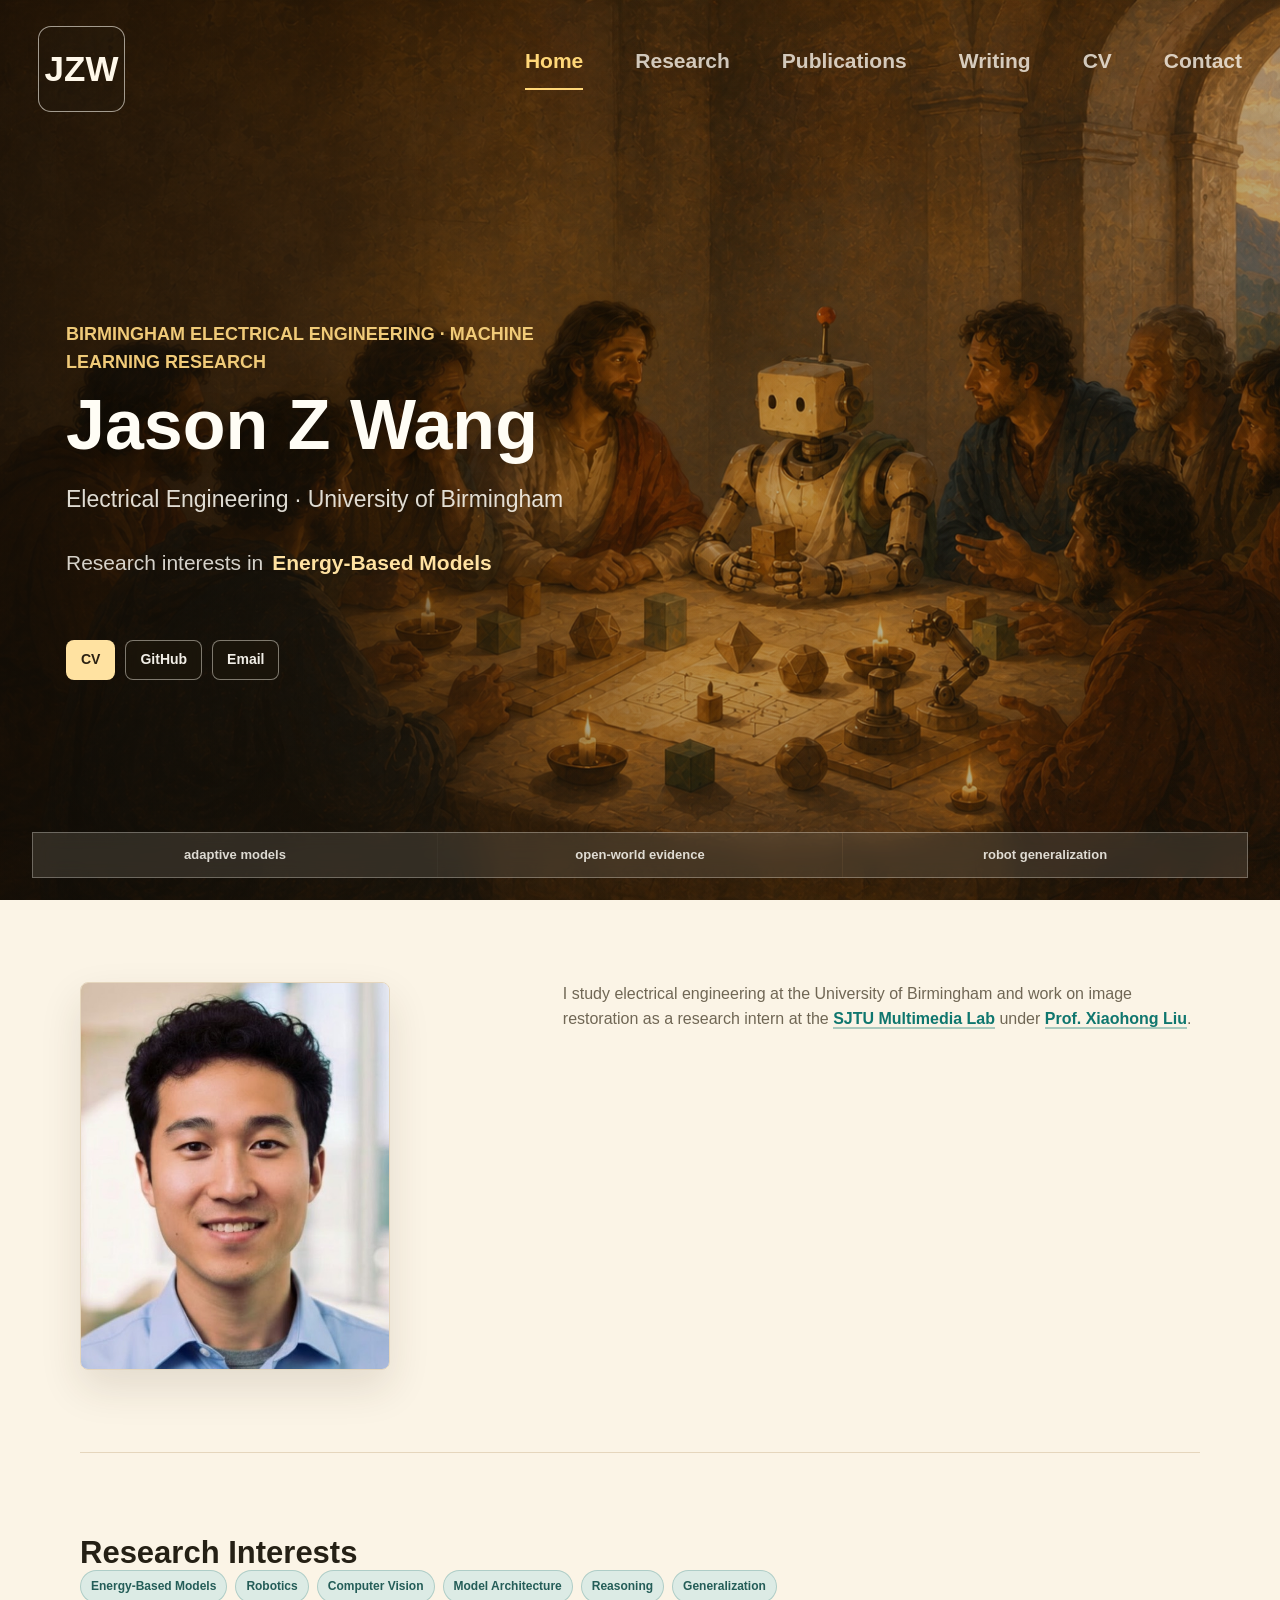
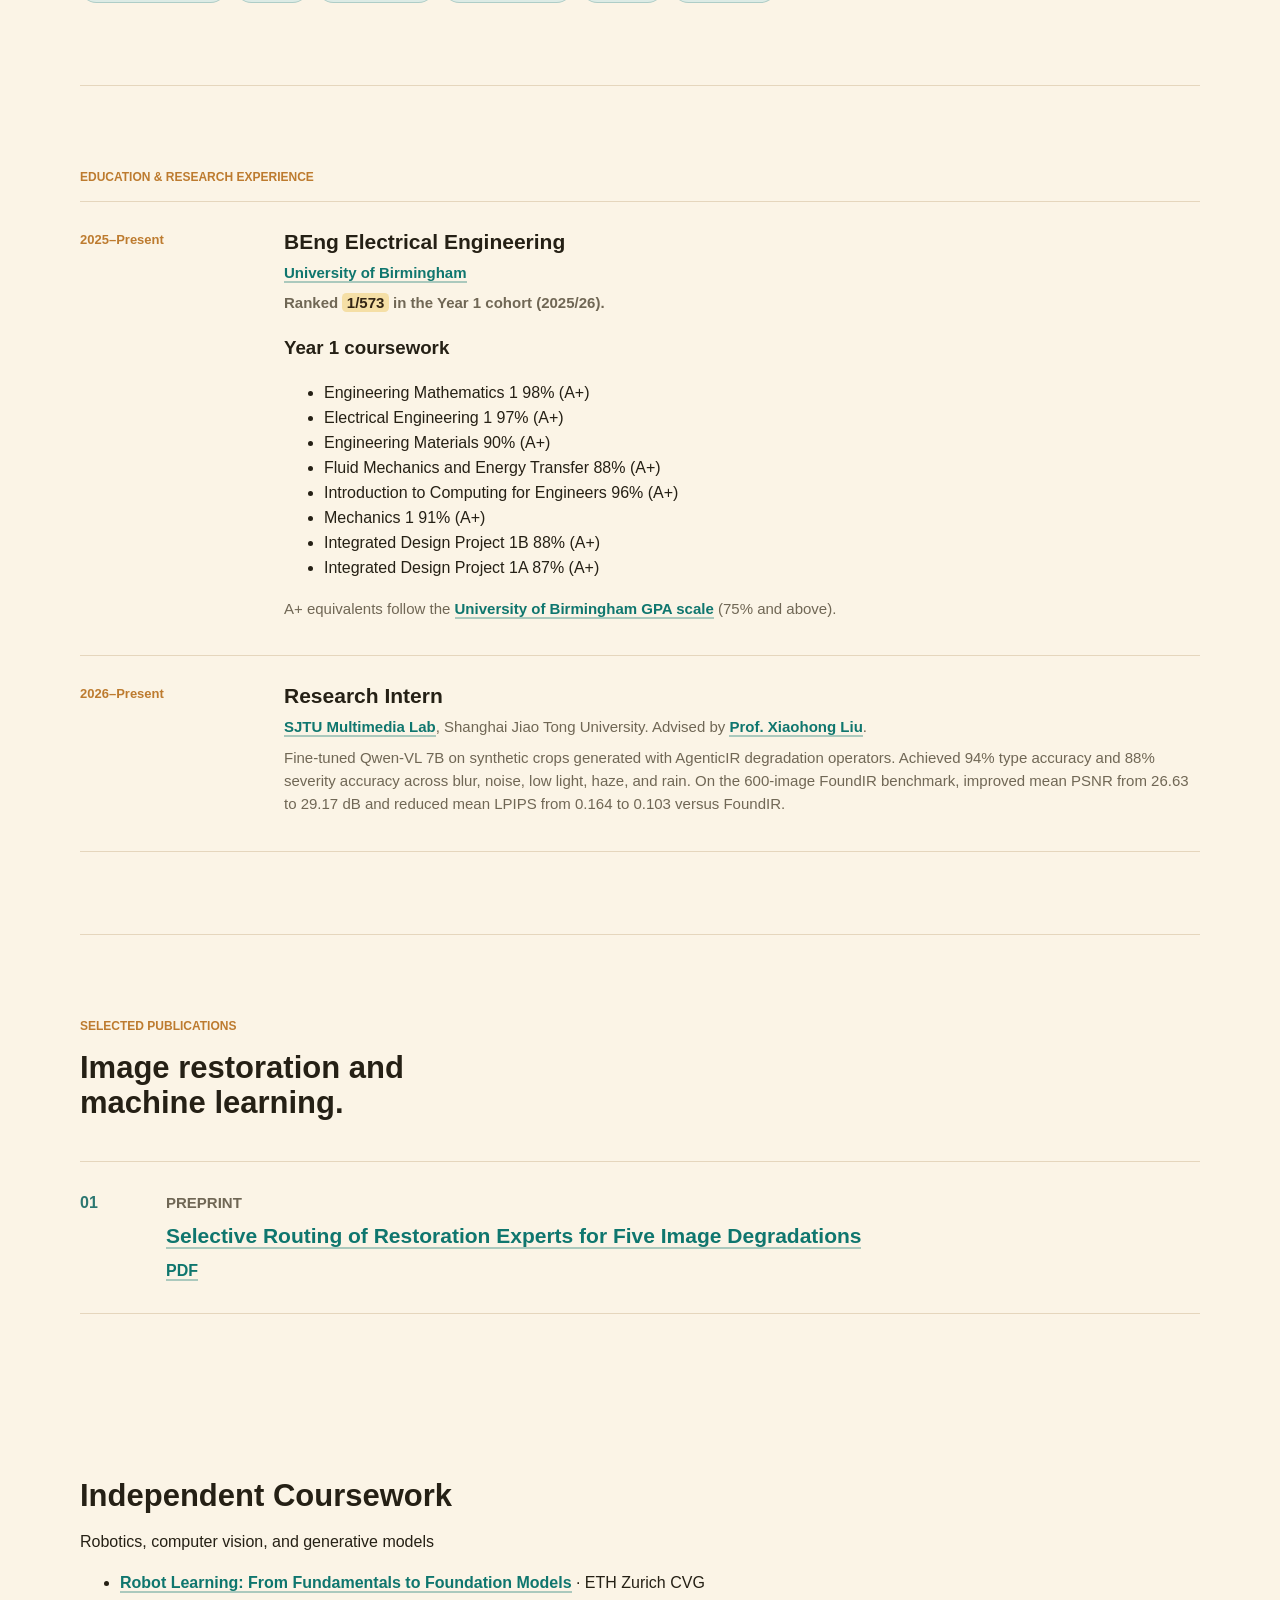
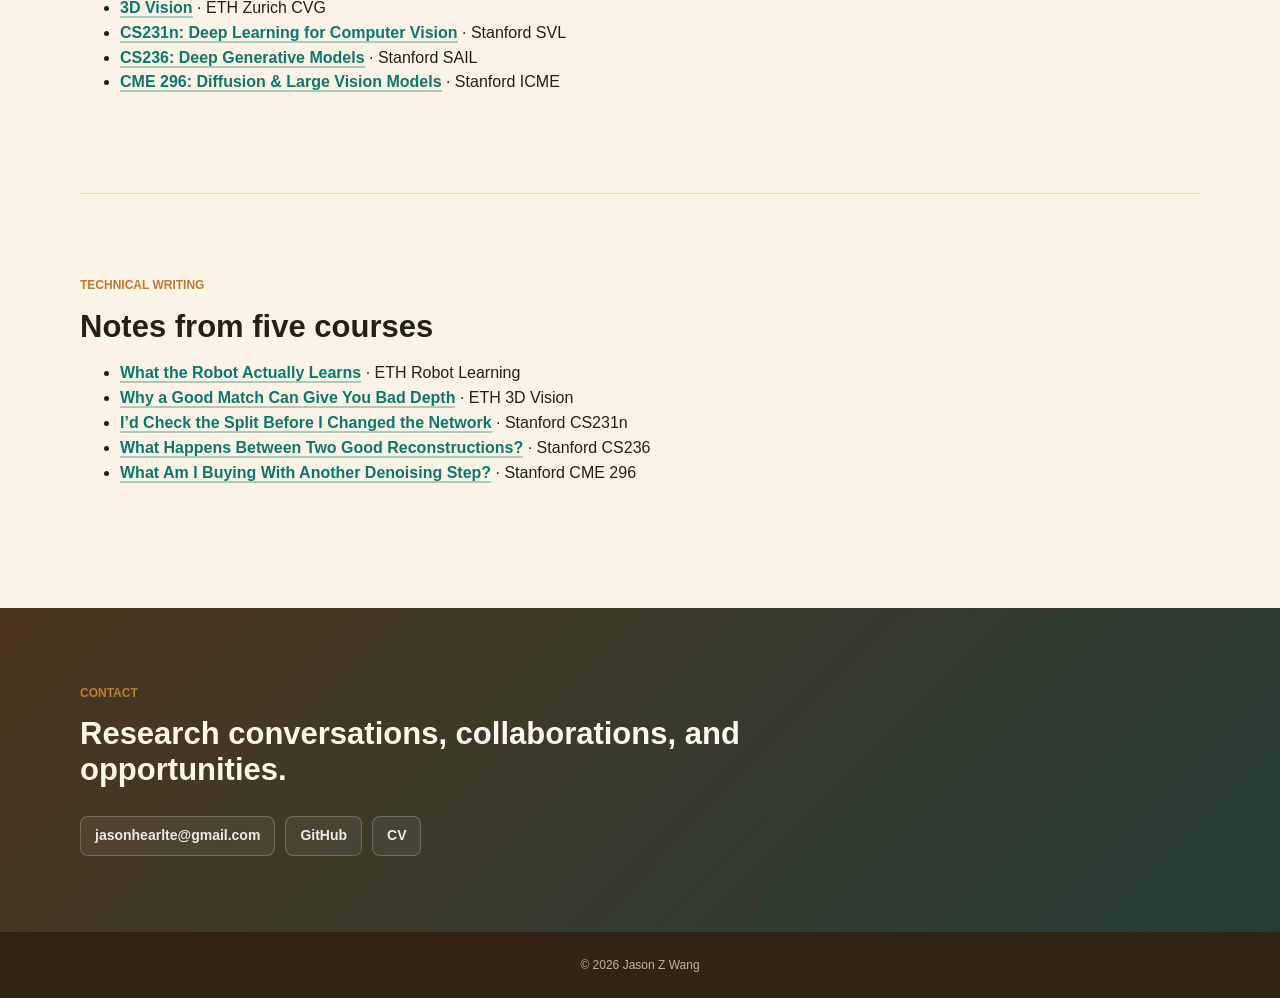
<file: index.html>
<!DOCTYPE html>
<html lang="en">
<head>
  <meta charset="UTF-8">
  <meta name="viewport" content="width=device-width, initial-scale=1.0">
  <title>Jason Z Wang | Birmingham Electrical Engineering & ML Research</title>
  <meta name="description" content="Academic website for Jason Z Wang, a University of Birmingham Electrical Engineering student researching adaptive physical world models, embodied AI, robot learning, and open-world generalization.">
  <meta name="author" content="Jason Z Wang">
  <meta name="theme-color" content="#070b14">
  <link rel="canonical" href="https://jason-wang313.github.io/">

  <meta property="og:title" content="Jason Z Wang | Birmingham Electrical Engineering & ML Research">
  <meta property="og:description" content="Electrical Engineering at the University of Birmingham. Research interests in physical world models, embodied AI, robot learning, and open-world generalization.">
  <meta property="og:type" content="website">
  <meta property="og:url" content="https://jason-wang313.github.io/">
  <meta property="og:site_name" content="Jason Z Wang">
  <meta name="twitter:card" content="summary">
  <meta name="twitter:title" content="Jason Z Wang | Birmingham Electrical Engineering & ML Research">
  <meta name="twitter:description" content="Birmingham Electrical Engineering student and ML researcher working toward adaptive physical world models and embodied intelligence.">

  <link rel="icon" href="assets/favicon.svg" type="image/svg+xml">
  <link rel="stylesheet" href="css/style.css?v=20261125-writing-links">
</head>
<body>
  <header class="site-header" id="top">
    <a class="brand" href="#home" aria-label="Jason Z Wang home">
      <span class="brand__mark">JZW</span>
    </a>
    <button class="nav-toggle" type="button" aria-label="Open navigation" aria-expanded="false">
      <span></span>
      <span></span>
      <span></span>
    </button>
    <nav class="site-nav" aria-label="Primary navigation">
      <a href="#home">Home</a>
      <a href="#research">Research</a>
      <a href="#publications">Publications</a>
      <a href="#writing">Writing</a>
      <a href="cv.html">CV</a>
      <a href="#contact">Contact</a>
    </nav>
  </header>

  <section class="hero" id="home" aria-labelledby="hero-title">
    <div class="hero__shade" aria-hidden="true"></div>

    <div class="hero__inner">
      <p class="eyebrow">Birmingham Electrical Engineering · Machine Learning Research</p>
      <h1 id="hero-title">Jason Z Wang</h1>
      <p class="hero__subtitle">Electrical Engineering · <span>University of Birmingham</span></p>
      <p class="hero__rotation">
        <span>Research interests in</span>
        <strong id="rotating-interest">Energy-Based Models</strong>
      </p>

      <div class="hero__actions" aria-label="Profile links">
        <a class="action action--primary" href="cv.html">CV</a>
        <a class="action" href="https://github.com/Jason-Wang313" target="_blank" rel="noopener">GitHub</a>
        <a class="action" href="mailto:jasonhearlte@gmail.com">Email</a>
      </div>
    </div>

    <div class="hero__footer" aria-label="Research summary">
      <span>adaptive models</span>
      <span>open-world evidence</span>
      <span>robot generalization</span>
    </div>
  </section>

  <main>
    <section class="section intro-section" id="about">
      <div class="section__grid">
        <div class="profile-portrait reveal">
          <img src="assets/headshot.jpeg" alt="Jason Z Wang headshot">
        </div>
        <div class="prose reveal">
          <p>I study electrical engineering at the University of Birmingham and work on image restoration as a research intern at the <a href="https://multimedia.sjtu.edu.cn/">SJTU Multimedia Lab</a> under <a href="https://jhc.sjtu.edu.cn/~xiaohongliu/">Prof. Xiaohong Liu</a>.</p>
        </div>
      </div>
    </section>

    <section class="section research-section" id="research">
      <h2>Research Interests</h2>
      <div class="tag-list reveal">
        <span>Energy-Based Models</span>
        <span>Robotics</span>
        <span>Computer Vision</span>
        <span>Model Architecture</span>
        <span>Reasoning</span>
        <span>Generalization</span>
      </div>
    </section>

    <section class="section timeline-section" id="education">
      <p class="section-kicker">Education & Research Experience</p>
      <div class="timeline reveal">
        <article>
          <time>2025–Present</time>
          <div>
            <h2>BEng Electrical Engineering</h2>
            <p><a href="https://www.birmingham.ac.uk/study/undergraduate/subjects/electronic-electrical-and-systems-engineering-courses/electronic-electrical-engineering-beng" target="_blank" rel="noopener">University of Birmingham</a></p>
            <p><strong>Ranked <mark class="cohort-rank" style="background:#f5dfa6;color:#332514;border-radius:.3em;padding:.08em .3em;font-weight:800">1/573</mark> in the Year 1 cohort (2025/26).</strong></p><h3>Year 1 coursework</h3><ul><li>Engineering Mathematics 1 98% (A+)</li><li>Electrical Engineering 1 97% (A+)</li><li>Engineering Materials 90% (A+)</li><li>Fluid Mechanics and Energy Transfer 88% (A+)</li><li>Introduction to Computing for Engineers 96% (A+)</li><li>Mechanics 1 91% (A+)</li><li>Integrated Design Project 1B 88% (A+)</li><li>Integrated Design Project 1A 87% (A+)</li></ul><p>A+ equivalents follow the <a href="https://intranet.birmingham.ac.uk/student/academic-support/registry/ug-gt/gpa-faqs.aspx">University of Birmingham GPA scale</a> (75% and above).</p>
          </div>
        </article>
        <article>
          <time>2026–Present</time>
          <div>
            <h2>Research Intern</h2>
            <p><a href="https://multimedia.sjtu.edu.cn/">SJTU Multimedia Lab</a>, Shanghai Jiao Tong University. Advised by <a href="https://jhc.sjtu.edu.cn/~xiaohongliu/">Prof. Xiaohong Liu</a>.</p>
            <p>Fine-tuned Qwen-VL 7B on synthetic crops generated with AgenticIR degradation operators. Achieved 94% type accuracy and 88% severity accuracy across blur, noise, low light, haze, and rain. On the 600-image FoundIR benchmark, improved mean PSNR from 26.63 to 29.17 dB and reduced mean LPIPS from 0.164 to 0.103 versus FoundIR.</p>
          </div>
        </article>
      </div>
    </section>

    <section class="section publication-section" id="publications">
      <div class="section__grid">
        <div>
          <p class="section-kicker">Selected Publications</p>
          <h2>Image restoration and machine learning.</h2>
        </div>
      </div>

      <div class="publication-list reveal">
        <article>
          <div class="pub-index">01</div>
          <div>
            <p class="pub-badge">Preprint</p>
            <h3><a href="papers/selective-routing-image-restoration.pdf">Selective Routing of Restoration Experts for Five Image Degradations</a></h3>
            <div class="pub-links"><a href="papers/selective-routing-image-restoration.pdf">PDF</a></div>
          </div>
        </article>
      </div>
    </section>

    <section class="section" id="coursework" aria-labelledby="coursework-title">
      <h2 id="coursework-title">Independent Coursework</h2>
      <p>Robotics, computer vision, and generative models</p>
      <ul><li><a href="https://cvg.ethz.ch/lectures/Robot-Learning/">Robot Learning: From Fundamentals to Foundation Models</a> · ETH Zurich CVG</li><li><a href="https://cvg.ethz.ch/lectures/3D-vision/">3D Vision</a> · ETH Zurich CVG</li><li><a href="https://cs231n.stanford.edu/">CS231n: Deep Learning for Computer Vision</a> · Stanford SVL</li><li><a href="https://deepgenerativemodels.github.io/">CS236: Deep Generative Models</a> · Stanford SAIL</li><li><a href="https://cme296.stanford.edu/">CME 296: Diffusion &amp; Large Vision Models</a> · Stanford ICME</li></ul>
    </section>

    <section class="section publication-section" id="writing">
      <p class="section-kicker">Technical Writing</p>
      <h2>Notes from five courses</h2>
      <ul><li><a href="blog/robot-learning.html">What the Robot Actually Learns</a> · ETH Robot Learning</li><li><a href="blog/3d-vision.html">Why a Good Match Can Give You Bad Depth</a> · ETH 3D Vision</li><li><a href="blog/cs231n.html">I’d Check the Split Before I Changed the Network</a> · Stanford CS231n</li><li><a href="blog/cs236.html">What Happens Between Two Good Reconstructions?</a> · Stanford CS236</li><li><a href="blog/cme296.html">What Am I Buying With Another Denoising Step?</a> · Stanford CME 296</li></ul>
    </section>

    <section class="section contact-section" id="contact">
      <div class="contact-panel reveal">
        <p class="section-kicker">Contact</p>
        <h2>Research conversations, collaborations, and opportunities.</h2>
        <div class="contact-links">
          <a href="mailto:jasonhearlte@gmail.com">jasonhearlte@gmail.com</a>
          <a href="https://github.com/Jason-Wang313" target="_blank" rel="noopener">GitHub</a>
          <a href="cv.html">CV</a>
        </div>
      </div>
    </section>
  </main>

  <footer class="site-footer">
    <p>© 2026 Jason Z Wang</p>
  </footer>

  <script src="js/main.js" defer></script>
</body>
</html>
</file>
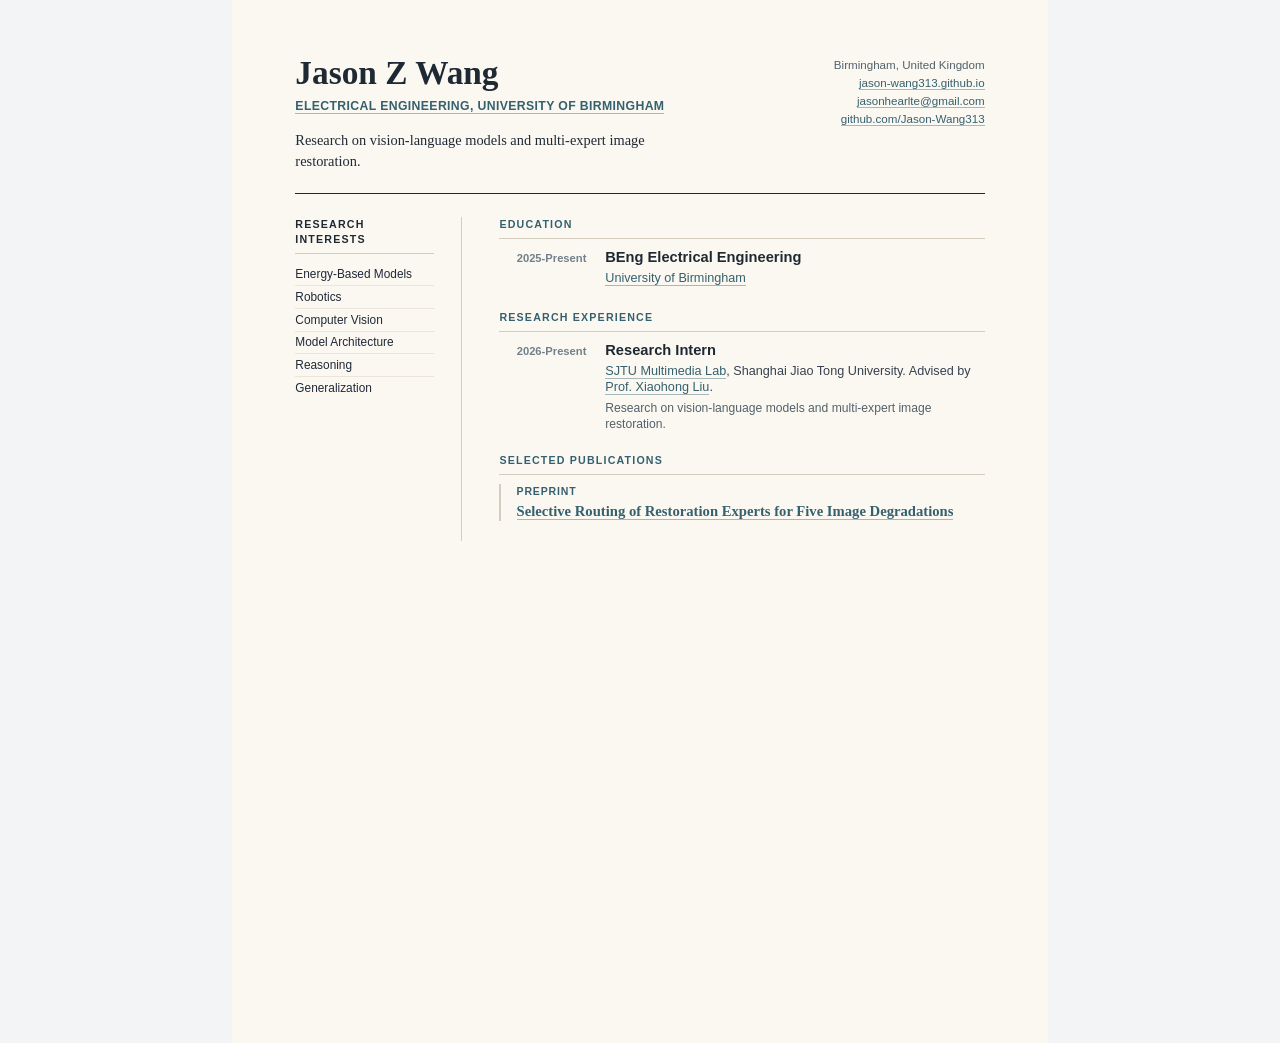
<file: cv-pdf.html>
<!DOCTYPE html>
<html lang="en">
<head>
  <meta charset="UTF-8" />
  <meta name="viewport" content="width=device-width, initial-scale=1.0" />
  <title>Jason Z Wang - PDF CV</title>
  <style>
    :root {
      --ink: #1f2933;
      --muted: #52616b;
      --quiet: #71808a;
      --line: #d4ccbd;
      --soft-line: #ebe4d8;
      --accent: #35606f;
      --accent-soft: #f1f4f2;
      --paper: #fbf8f1;
    }

    @page {
      size: Letter;
      margin: 0;
    }

    * {
      box-sizing: border-box;
    }

    html,
    body {
      margin: 0;
      background: #f3f4f6;
      color: var(--ink);
      font-family: Arial, Helvetica, sans-serif;
      font-size: 10.3pt;
      line-height: 1.36;
    }

    body {
      -webkit-print-color-adjust: exact;
      print-color-adjust: exact;
    }

    a {
      color: var(--accent);
      text-decoration: none;
      border-bottom: 0.45pt solid rgba(53, 96, 111, 0.42);
    }

    .sheet {
      width: 8.5in;
      height: 10.86in;
      margin: 0 auto;
      padding: 0.58in 0.66in 0.54in;
      background: var(--paper);
      overflow: hidden;
    }

    .masthead {
      display: grid;
      grid-template-columns: 1fr 61mm;
      gap: 12mm;
      align-items: start;
      padding-bottom: 5.8mm;
      border-bottom: 1.35pt solid var(--ink);
    }

    .name {
      margin: 0 0 2.4mm;
      font-family: Georgia, "Times New Roman", serif;
      font-size: 25pt;
      font-weight: 700;
      letter-spacing: 0;
      line-height: 1;
    }

    .subtitle {
      color: var(--accent);
      font-size: 9.2pt;
      font-weight: 700;
      letter-spacing: 0.03em;
      text-transform: uppercase;
      margin-bottom: 4.1mm;
    }

    .summary {
      max-width: 118mm;
      margin: 0;
      color: #1f2937;
      font-family: Georgia, "Times New Roman", serif;
      font-size: 10.8pt;
      line-height: 1.42;
    }

    .contact {
      color: var(--muted);
      font-size: 8.7pt;
      line-height: 1.55;
      text-align: right;
    }

    .grid {
      display: grid;
      grid-template-columns: 44mm 1fr;
      gap: 10mm;
      margin-top: 6.2mm;
    }

    .side {
      border-right: 0.8pt solid var(--line);
      padding-right: 7mm;
    }

    .section {
      margin: 0 0 5.4mm;
    }

    .section.tight {
      margin-bottom: 4.7mm;
    }

    .section-title {
      margin: 0 0 2.6mm;
      padding-bottom: 1.6mm;
      border-bottom: 0.8pt solid var(--line);
      color: var(--accent);
      font-size: 8pt;
      font-weight: 800;
      letter-spacing: 0.11em;
      text-transform: uppercase;
    }

    .side .section-title {
      color: var(--ink);
    }

    .tag-list,
    .plain-list {
      list-style: none;
      margin: 0;
      padding: 0;
    }

    .tag-list li {
      display: block;
      padding: 0.75mm 0;
      border-bottom: 0.45pt solid var(--soft-line);
      color: #1f2937;
      font-size: 8.9pt;
    }

    .tag-list li:last-child,
    .plain-list li:last-child {
      border-bottom: 0;
    }

    .plain-list li {
      margin: 0 0 1.65mm;
      color: var(--muted);
      font-size: 8.9pt;
    }

    .plain-list strong {
      display: block;
      color: var(--ink);
      font-size: 9.4pt;
      margin-bottom: 0.4mm;
    }

    .callout {
      padding: 4mm 4.4mm;
      border-left: 2.3pt solid var(--accent);
      background: var(--accent-soft);
    }

    .callout p {
      margin: 0;
      color: #1f2937;
      font-family: Georgia, "Times New Roman", serif;
      font-size: 10.15pt;
      line-height: 1.42;
    }

    .entry {
      display: grid;
      grid-template-columns: 23mm 1fr;
      gap: 5mm;
      margin-bottom: 5.2mm;
      break-inside: avoid;
      page-break-inside: avoid;
    }

    .date {
      color: var(--quiet);
      font-size: 8.4pt;
      font-weight: 700;
      text-align: right;
      padding-top: 0.55mm;
      white-space: nowrap;
    }

    .role {
      margin: 0 0 0.8mm;
      color: var(--ink);
      font-size: 11pt;
      font-weight: 800;
      line-height: 1.22;
    }

    .place {
      margin: 0 0 1mm;
      color: #374151;
      font-size: 9.5pt;
      line-height: 1.31;
    }

    .desc {
      margin: 0;
      color: var(--muted);
      font-size: 9.1pt;
      line-height: 1.36;
    }

    .pub {
      position: relative;
      margin-bottom: 5.4mm;
      padding-left: 4mm;
      border-left: 1.5pt solid var(--line);
      break-inside: avoid;
      page-break-inside: avoid;
    }

    .pub.featured {
      border-left-color: var(--accent);
    }

    .pub-label {
      margin: 0 0 0.9mm;
      color: var(--accent);
      font-size: 7.9pt;
      font-weight: 800;
      letter-spacing: 0.08em;
      text-transform: uppercase;
    }

    .pub-title {
      margin: 0 0 1.1mm;
      color: var(--ink);
      font-family: Georgia, "Times New Roman", serif;
      font-size: 11pt;
      font-weight: 700;
      line-height: 1.25;
    }

    .authors,
    .venue,
    .links {
      color: var(--muted);
      font-size: 8.9pt;
      line-height: 1.34;
    }

    .links {
      margin-top: 1.5mm;
      display: flex;
      gap: 3.8mm;
      flex-wrap: wrap;
      font-weight: 700;
    }

    .award-list {
      margin: 0;
      padding-left: 4.5mm;
      color: var(--muted);
      font-size: 9.2pt;
    }

    .award-list li {
      margin-bottom: 2mm;
      padding-left: 0.5mm;
    }

    .page-kicker {
      display: flex;
      align-items: center;
      justify-content: space-between;
      gap: 8mm;
      margin-bottom: 7mm;
      padding-bottom: 2.8mm;
      border-bottom: 1.1pt solid var(--ink);
    }

    .page-kicker h1 {
      margin: 0;
      font-family: Georgia, "Times New Roman", serif;
      font-size: 17.5pt;
      line-height: 1;
    }

    .page-kicker span {
      color: var(--muted);
      font-size: 8.5pt;
      font-weight: 700;
      letter-spacing: 0.08em;
      text-transform: uppercase;
    }

    .two-col {
      display: grid;
      grid-template-columns: 1fr 1fr;
      gap: 8mm;
    }

    @media print {
      html,
      body {
        background: white;
      }

      .sheet {
        margin: 0;
      }
    }
  </style>
</head>
<body>
  <article class="sheet">
    <header class="masthead">
      <div>
        <h1 class="name">Jason Z Wang</h1>
        <div class="subtitle"><a href="https://www.birmingham.ac.uk/study/undergraduate/subjects/electronic-electrical-and-systems-engineering-courses/electronic-electrical-engineering-beng">Electrical Engineering, University of Birmingham</a></div>
        <p class="summary">Research on vision-language models and multi-expert image restoration.</p>
      </div>
      <div class="contact">
        Birmingham, United Kingdom<br />
        <a href="https://jason-wang313.github.io">jason-wang313.github.io</a><br />
        <a href="mailto:jasonhearlte@gmail.com">jasonhearlte@gmail.com</a><br />
        <a href="https://github.com/Jason-Wang313">github.com/Jason-Wang313</a><br />
      </div>
    </header>

    <div class="grid">
      <aside class="side">
                <section class="section">
          <h2 class="section-title">Research Interests</h2>
          <ul class="tag-list">
            <li>Energy-Based Models</li>
            <li>Robotics</li>
            <li>Computer Vision</li>
            <li>Model Architecture</li>
            <li>Reasoning</li>
            <li>Generalization</li>
          </ul>
        </section>
      </aside>

      <main>

        <section class="section">
          <h2 class="section-title">Education</h2>
          <div class="entry">
            <div class="date">2025-Present</div>
            <div>
              <p class="role">BEng Electrical Engineering</p>
              <p class="place"><a href="https://www.birmingham.ac.uk/study/undergraduate/subjects/electronic-electrical-and-systems-engineering-courses/electronic-electrical-engineering-beng">University of Birmingham</a></p>
            </div>
          </div>
        </section>

        <section class="section">
          <h2 class="section-title">Research Experience</h2>
          <div class="entry">
            <div class="date">2026-Present</div>
            <div>
              <p class="role">Research Intern</p>
              <p class="place"><a href="https://multimedia.sjtu.edu.cn/">SJTU Multimedia Lab</a>, Shanghai Jiao Tong University. Advised by <a href="https://jhc.sjtu.edu.cn/~xiaohongliu/">Prof. Xiaohong Liu</a>.</p>
              <p class="desc">Research on vision-language models and multi-expert image restoration.</p>
            </div>
          </div>
        </section>
        <section class="section">
          <h2 class="section-title">Selected Publications</h2>
          <article class="pub">
            <p class="pub-label">Preprint</p>
            <p class="pub-title"><a href="papers/selective-routing-image-restoration.pdf">Selective Routing of Restoration Experts for Five Image Degradations</a></p>
          </article>
        </section>
      </main>
    </div>
  </article>
</body>
</html>
</file>
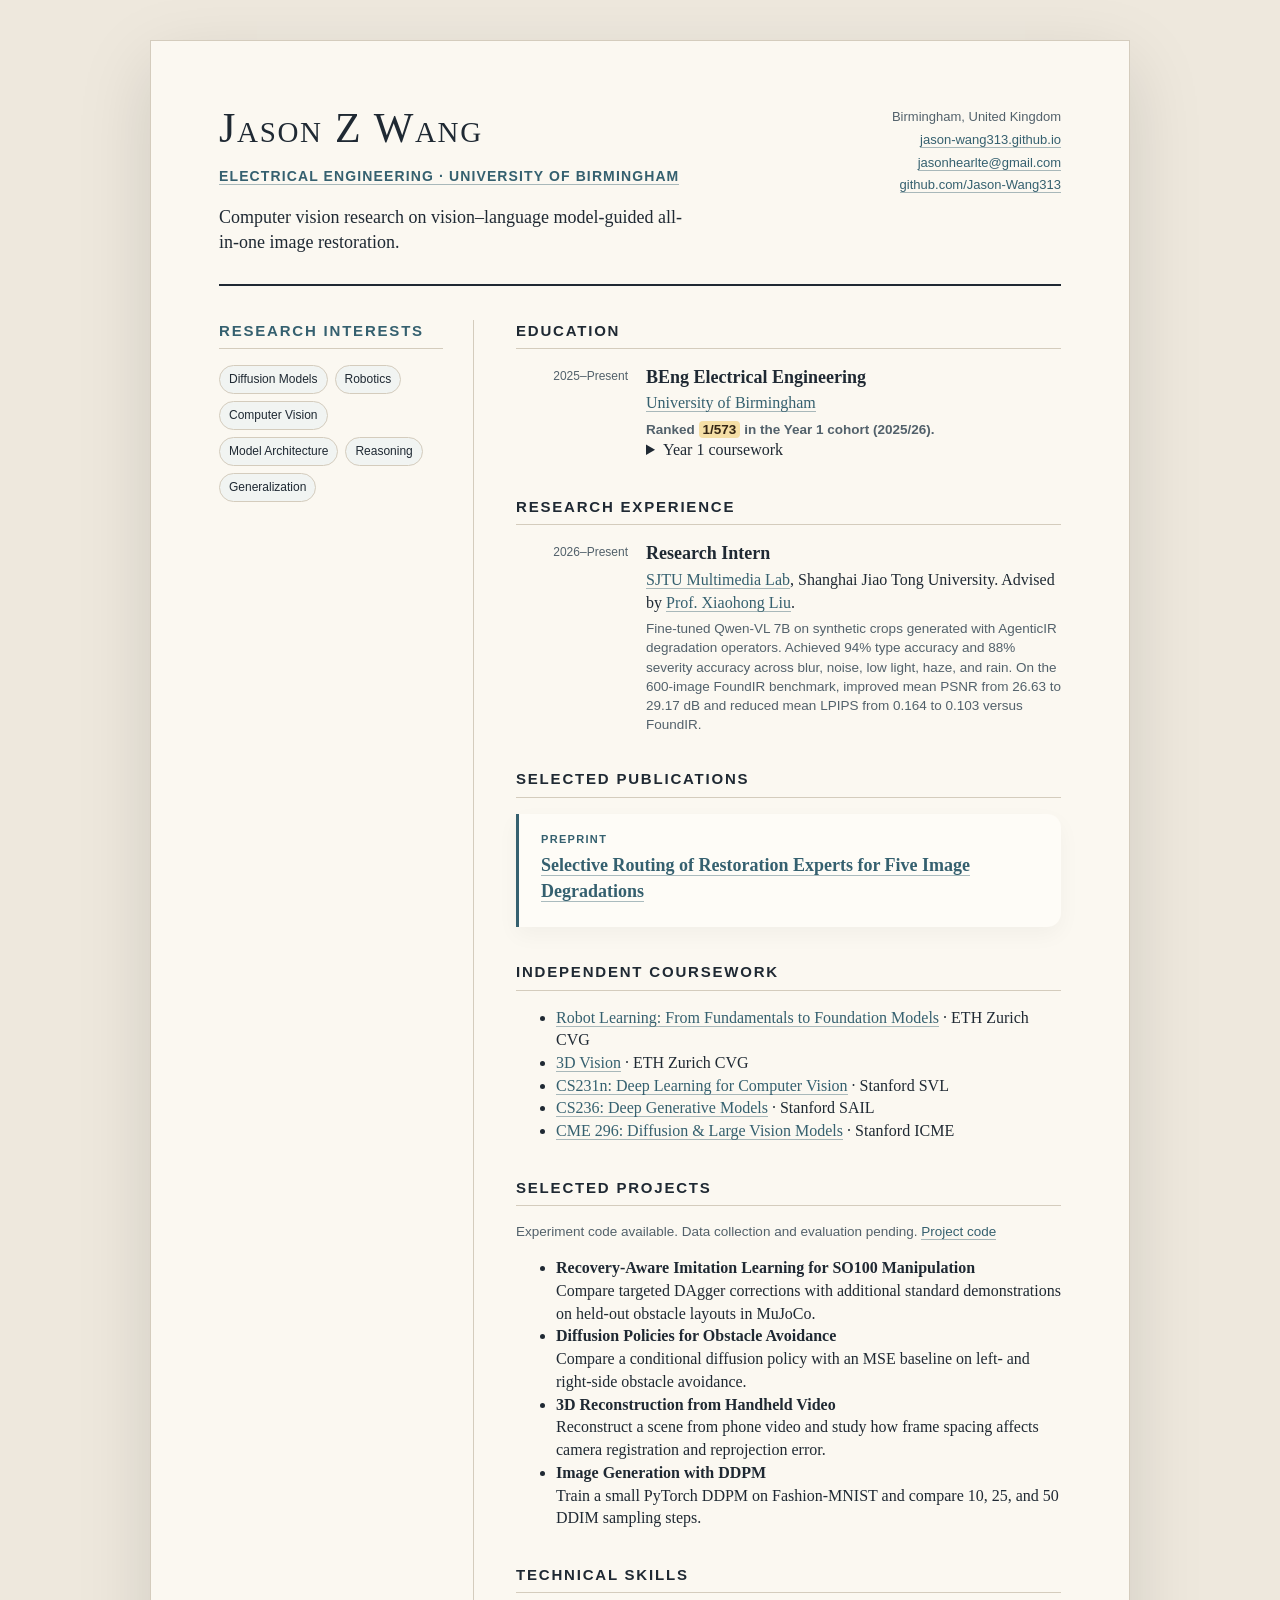
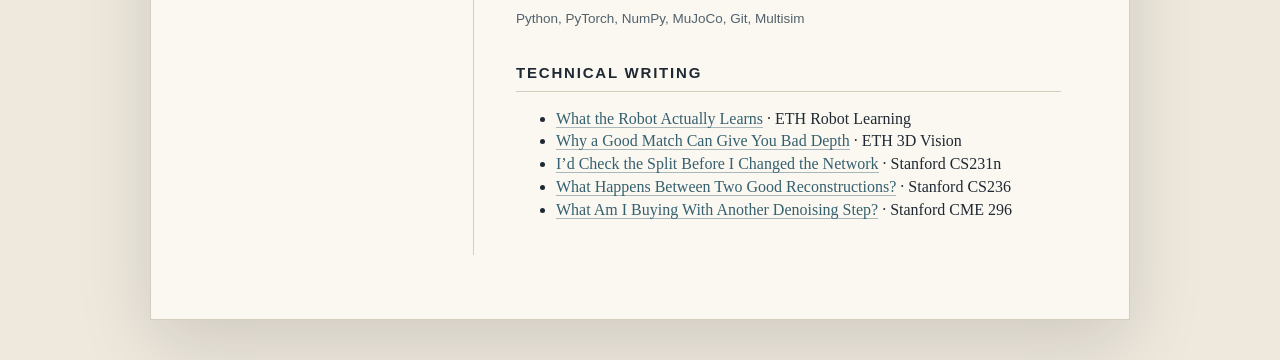
<file: cv.html>
<!DOCTYPE html>
<html lang="en">
<head>
  <meta charset="UTF-8" />
  <meta name="viewport" content="width=device-width, initial-scale=1.0" />
  <title>Jason Z Wang — Academic CV</title>
  <style>
    :root {
      --ink: #1f2933;
      --muted: #52616b;
      --soft: #f1f4f2;
      --line: #d4ccbd;
      --accent: #35606f;
      --accent-dark: #35606f;
      --accent-soft: #f1f4f2;
      --paper: #fbf8f1;
    }

    * {
      box-sizing: border-box;
    }

    body {
      margin: 0;
      background: #eee8dd;
      color: var(--ink);
      font-family: Georgia, "Times New Roman", serif;
      line-height: 1.42;
    }

    .page {
      width: 980px;
      min-height: 1380px;
      margin: 40px auto;
      background: var(--paper);
      box-shadow: 0 24px 70px rgba(0, 0, 0, 0.13);
      border: 1px solid var(--line);
      padding: 58px 68px 64px;
    }

    .topbar {
      display: grid;
      grid-template-columns: 1.15fr 0.85fr;
      gap: 36px;
      align-items: start;
      border-bottom: 2px solid var(--ink);
      padding-bottom: 28px;
      margin-bottom: 34px;
    }

    .name {
      margin: 0 0 8px;
      font-size: 42px;
      letter-spacing: 0.04em;
      font-variant: small-caps;
      font-weight: 500;
    }

    .subtitle {
      font-family: Inter, Arial, sans-serif;
      font-size: 14px;
      letter-spacing: 0.08em;
      text-transform: uppercase;
      color: var(--accent-dark);
      font-weight: 700;
      margin-bottom: 18px;
    }

    .summary {
      font-size: 18px;
      max-width: 560px;
      margin: 0;
    }

    .contact {
      font-family: Inter, Arial, sans-serif;
      font-size: 13px;
      line-height: 1.75;
      text-align: right;
      color: var(--muted);
      padding-top: 7px;
    }

    a {
      color: var(--accent-dark);
      text-decoration: none;
      border-bottom: 1px solid rgba(53, 96, 111, 0.42);
    }

    a:hover {
      color: var(--accent);
      border-bottom-color: var(--accent);
    }

    .layout {
      display: grid;
      grid-template-columns: 255px 1fr;
      gap: 42px;
    }

    .side {
      border-right: 1px solid var(--line);
      padding-right: 30px;
    }

    .section {
      margin-bottom: 34px;
    }

    .section-title {
      font-family: Inter, Arial, sans-serif;
      font-size: 15px;
      letter-spacing: 0.12em;
      text-transform: uppercase;
      color: var(--ink);
      margin: 0 0 16px;
      padding-bottom: 7px;
      border-bottom: 1px solid var(--line);
    }

    .side .section-title {
      color: var(--accent-dark);
    }

    .pillbox {
      display: flex;
      flex-wrap: wrap;
      gap: 7px;
    }

    .pill {
      font-family: Inter, Arial, sans-serif;
      font-size: 12px;
      background: var(--soft);
      border: 1px solid var(--line);
      border-radius: 999px;
      padding: 5px 9px;
      color: var(--ink);
    }

    .highlight {
      background: linear-gradient(135deg, rgba(53, 96, 111, 0.09), rgba(53, 96, 111, 0.025));
      border: 1px solid rgba(53, 96, 111, 0.18);
      border-radius: 16px;
      padding: 16px 16px 14px;
      margin-bottom: 12px;
    }

    .highlight strong {
      display: block;
      font-size: 16px;
      margin-bottom: 3px;
    }

    .highlight span {
      font-family: Inter, Arial, sans-serif;
      font-size: 12.5px;
      color: var(--muted);
    }

    .item {
      display: grid;
      grid-template-columns: 112px 1fr;
      gap: 18px;
      margin-bottom: 20px;
    }

    .date {
      font-family: Inter, Arial, sans-serif;
      font-size: 12px;
      color: var(--muted);
      padding-top: 3px;
      text-align: right;
    }

    .role {
      font-size: 18px;
      font-weight: 700;
      margin: 0 0 2px;
    }

    .place {
      font-size: 16px;
      margin: 0 0 5px;
    }

    .desc {
      font-family: Inter, Arial, sans-serif;
      font-size: 13.5px;
      color: var(--muted);
      margin: 0;
    }

    .focus-card {
      background: var(--accent-soft, #f1f4f2);
      border: 1px solid rgba(53, 96, 111, 0.22);
      border-left: 4px solid var(--accent);
      border-radius: 0 18px 18px 0;
      padding: 18px 20px;
      box-shadow: 0 10px 26px rgba(0, 0, 0, 0.045);
    }

    .key {
      font-family: Georgia, "Times New Roman", serif;
      font-weight: 600;
      color: var(--accent-dark);
      background: transparent;
      border-bottom: 1px solid rgba(53, 96, 111, 0.42);
      border-radius: 0;
      padding: 0;
    }

    .pub {
      position: relative;
      padding: 18px 18px 17px 22px;
      border-left: 3px solid var(--accent);
      background: #fefcf7;
      box-shadow: 0 8px 22px rgba(0, 0, 0, 0.04);
      border-radius: 0 14px 14px 0;
      margin-bottom: 16px;
    }

    .pub-label {
      font-family: Inter, Arial, sans-serif;
      font-size: 11px;
      font-weight: 800;
      letter-spacing: 0.12em;
      text-transform: uppercase;
      color: var(--accent-dark);
      margin-bottom: 6px;
    }

    .pub-title {
      font-size: 18px;
      font-weight: 700;
      margin-bottom: 6px;
    }

    .authors {
      font-size: 14px;
      color: var(--ink);
      margin-bottom: 5px;
    }

    .venue {
      font-family: Inter, Arial, sans-serif;
      font-size: 13px;
      color: var(--muted);
    }

    .links {
      margin-top: 10px;
      font-family: Inter, Arial, sans-serif;
      font-size: 12px;
      display: flex;
      gap: 10px;
      flex-wrap: wrap;
    }

    .link-button {
      border: 1px solid var(--line);
      border-radius: 999px;
      padding: 4px 9px;
      background: var(--soft);
      color: var(--accent-dark);
    }

    .award-list {
      list-style: none;
      padding: 0;
      margin: 0;
    }

    .award-list li {
      position: relative;
      padding-left: 16px;
      margin-bottom: 10px;
      font-size: 15px;
    }

    .award-list li::before {
      content: "";
      width: 6px;
      height: 6px;
      border-radius: 50%;
      background: var(--accent);
      position: absolute;
      left: 0;
      top: 8px;
    }

    .note {
      font-family: Inter, Arial, sans-serif;
      font-size: 11.5px;
      color: var(--muted);
      margin-top: 20px;
      padding-top: 14px;
      border-top: 1px solid var(--line);
    }

    @media print {
      body {
        background: white;
      }

      .page {
        width: auto;
        margin: 0;
        box-shadow: none;
        border: none;
        padding: 36px 44px;
      }

      a {
        color: var(--ink);
        border-bottom: none;
      }
    }
  </style>
</head>
<body>
  <main class="page">
    <header class="topbar">
      <div>
        <h1 class="name">Jason Z Wang</h1>
        <div class="subtitle"><a href="https://www.birmingham.ac.uk/study/undergraduate/subjects/electronic-electrical-and-systems-engineering-courses/electronic-electrical-engineering-beng">Electrical Engineering · University of Birmingham</a></div>
        <p class="summary">Computer vision research on vision–language model-guided all-in-one image restoration.</p>
      </div>
      <div class="contact">
        Birmingham, United Kingdom<br />
        <a href="https://jason-wang313.github.io">jason-wang313.github.io</a><br />
        <a href="mailto:jasonhearlte@gmail.com">jasonhearlte@gmail.com</a><br />
        <a href="https://github.com/Jason-Wang313">github.com/Jason-Wang313</a><br />
      </div>
    </header>

    <div class="layout">
      <aside class="side">
                <section class="section">
          <h2 class="section-title">Research Interests</h2>
          <div class="pillbox">
            <span class="pill">Diffusion Models</span>
            <span class="pill">Robotics</span>
            <span class="pill">Computer Vision</span>
            <span class="pill">Model Architecture</span>
            <span class="pill">Reasoning</span>
            <span class="pill">Generalization</span>
          </div>
        </section>
      </aside>

      <section class="main">

        <section class="section">
          <h2 class="section-title">Education</h2>
          <div class="item">
            <div class="date">2025–Present</div>
            <div>
              <p class="role">BEng Electrical Engineering</p>
              <p class="place"><a href="https://www.birmingham.ac.uk/study/undergraduate/subjects/electronic-electrical-and-systems-engineering-courses/electronic-electrical-engineering-beng">University of Birmingham</a></p>
              <p class="desc"><strong>Ranked <mark class="cohort-rank" style="background:#f5dfa6;color:#332514;border-radius:.3em;padding:.08em .3em;font-weight:800">1/573</mark> in the Year 1 cohort (2025/26).</strong></p><details><summary>Year 1 coursework</summary><ul><li>Engineering Mathematics 1 98% (A+)</li><li>Electrical Engineering 1 97% (A+)</li><li>Engineering Materials 90% (A+)</li><li>Fluid Mechanics and Energy Transfer 88% (A+)</li><li>Introduction to Computing for Engineers 96% (A+)</li><li>Mechanics 1 91% (A+)</li><li>Integrated Design Project 1B 88% (A+)</li><li>Integrated Design Project 1A 87% (A+)</li></ul><p>A+ equivalents follow the <a href="https://intranet.birmingham.ac.uk/student/academic-support/registry/ug-gt/gpa-faqs.aspx">University of Birmingham GPA scale</a> (75% and above).</p></details>
            </div>
          </div>
        </section>

        <section class="section">
          <h2 class="section-title">Research Experience</h2>
          <div class="item">
            <div class="date">2026–Present</div>
            <div>
              <p class="role">Research Intern</p>
              <p class="place"><a href="https://multimedia.sjtu.edu.cn/">SJTU Multimedia Lab</a>, Shanghai Jiao Tong University. Advised by <a href="https://jhc.sjtu.edu.cn/~xiaohongliu/">Prof. Xiaohong Liu</a>.</p>
              <p class="desc">Fine-tuned Qwen-VL 7B on synthetic crops generated with AgenticIR degradation operators. Achieved 94% type accuracy and 88% severity accuracy across blur, noise, low light, haze, and rain. On the 600-image FoundIR benchmark, improved mean PSNR from 26.63 to 29.17 dB and reduced mean LPIPS from 0.164 to 0.103 versus FoundIR.</p>
            </div>
          </div>
        </section>

        <section class="section">
          <h2 class="section-title">Selected Publications</h2>
          <article class="pub">
            <div class="pub-label">Preprint</div>
            <div class="pub-title"><a href="papers/selective-routing-image-restoration.pdf">Selective Routing of Restoration Experts for Five Image Degradations</a></div>
          </article>




        </section>

<section class="section"><h2 class="section-title">Independent Coursework</h2><ul><li><a href="https://cvg.ethz.ch/lectures/Robot-Learning/">Robot Learning: From Fundamentals to Foundation Models</a> · ETH Zurich CVG</li><li><a href="https://cvg.ethz.ch/lectures/3D-vision/">3D Vision</a> · ETH Zurich CVG</li><li><a href="https://cs231n.stanford.edu/">CS231n: Deep Learning for Computer Vision</a> · Stanford SVL</li><li><a href="https://deepgenerativemodels.github.io/">CS236: Deep Generative Models</a> · Stanford SAIL</li><li><a href="https://cme296.stanford.edu/">CME 296: Diffusion &amp; Large Vision Models</a> · Stanford ICME</li></ul></section><section class="section"><h2 class="section-title">Selected Projects</h2><p class="desc">Experiment code available. Data collection and evaluation pending. <a href="https://github.com/Jason-Wang313/Jason-Wang313.github.io/tree/main/projects">Project code</a></p><ul><li><strong>Recovery-Aware Imitation Learning for SO100 Manipulation</strong><br>Compare targeted DAgger corrections with additional standard demonstrations on held-out obstacle layouts in MuJoCo.</li><li><strong>Diffusion Policies for Obstacle Avoidance</strong><br>Compare a conditional diffusion policy with an MSE baseline on left- and right-side obstacle avoidance.</li><li><strong>3D Reconstruction from Handheld Video</strong><br>Reconstruct a scene from phone video and study how frame spacing affects camera registration and reprojection error.</li><li><strong>Image Generation with DDPM</strong><br>Train a small PyTorch DDPM on Fashion-MNIST and compare 10, 25, and 50 DDIM sampling steps.</li></ul></section><section class="section"><h2 class="section-title">Technical Skills</h2><p class="desc">Python, PyTorch, NumPy, MuJoCo, Git, Multisim</p></section><section class="section"><h2 class="section-title">Technical Writing</h2><ul><li><a href="blog/robot-learning.html">What the Robot Actually Learns</a> · ETH Robot Learning</li><li><a href="blog/3d-vision.html">Why a Good Match Can Give You Bad Depth</a> · ETH 3D Vision</li><li><a href="blog/cs231n.html">I’d Check the Split Before I Changed the Network</a> · Stanford CS231n</li><li><a href="blog/cs236.html">What Happens Between Two Good Reconstructions?</a> · Stanford CS236</li><li><a href="blog/cme296.html">What Am I Buying With Another Denoising Step?</a> · Stanford CME 296</li></ul></section>
      </section>
    </div>
  </main>
</body>
</html>
</file>
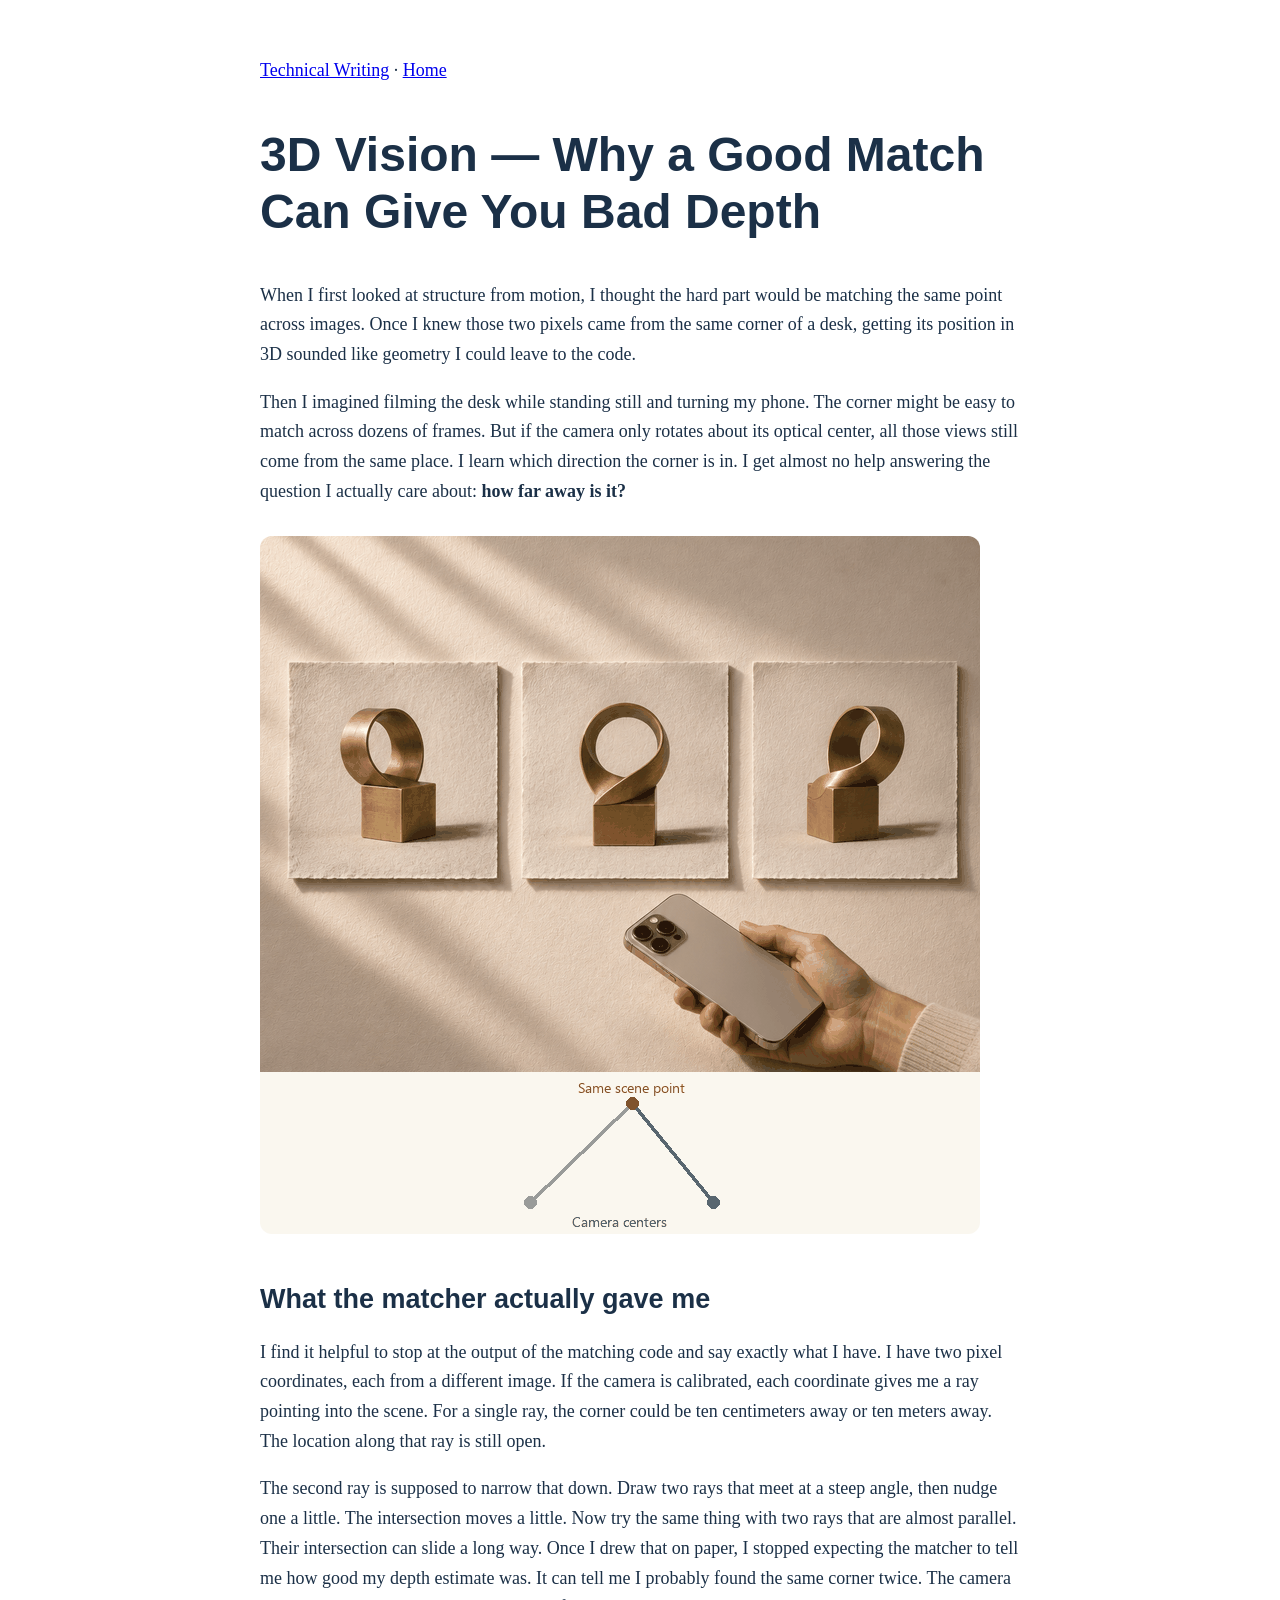
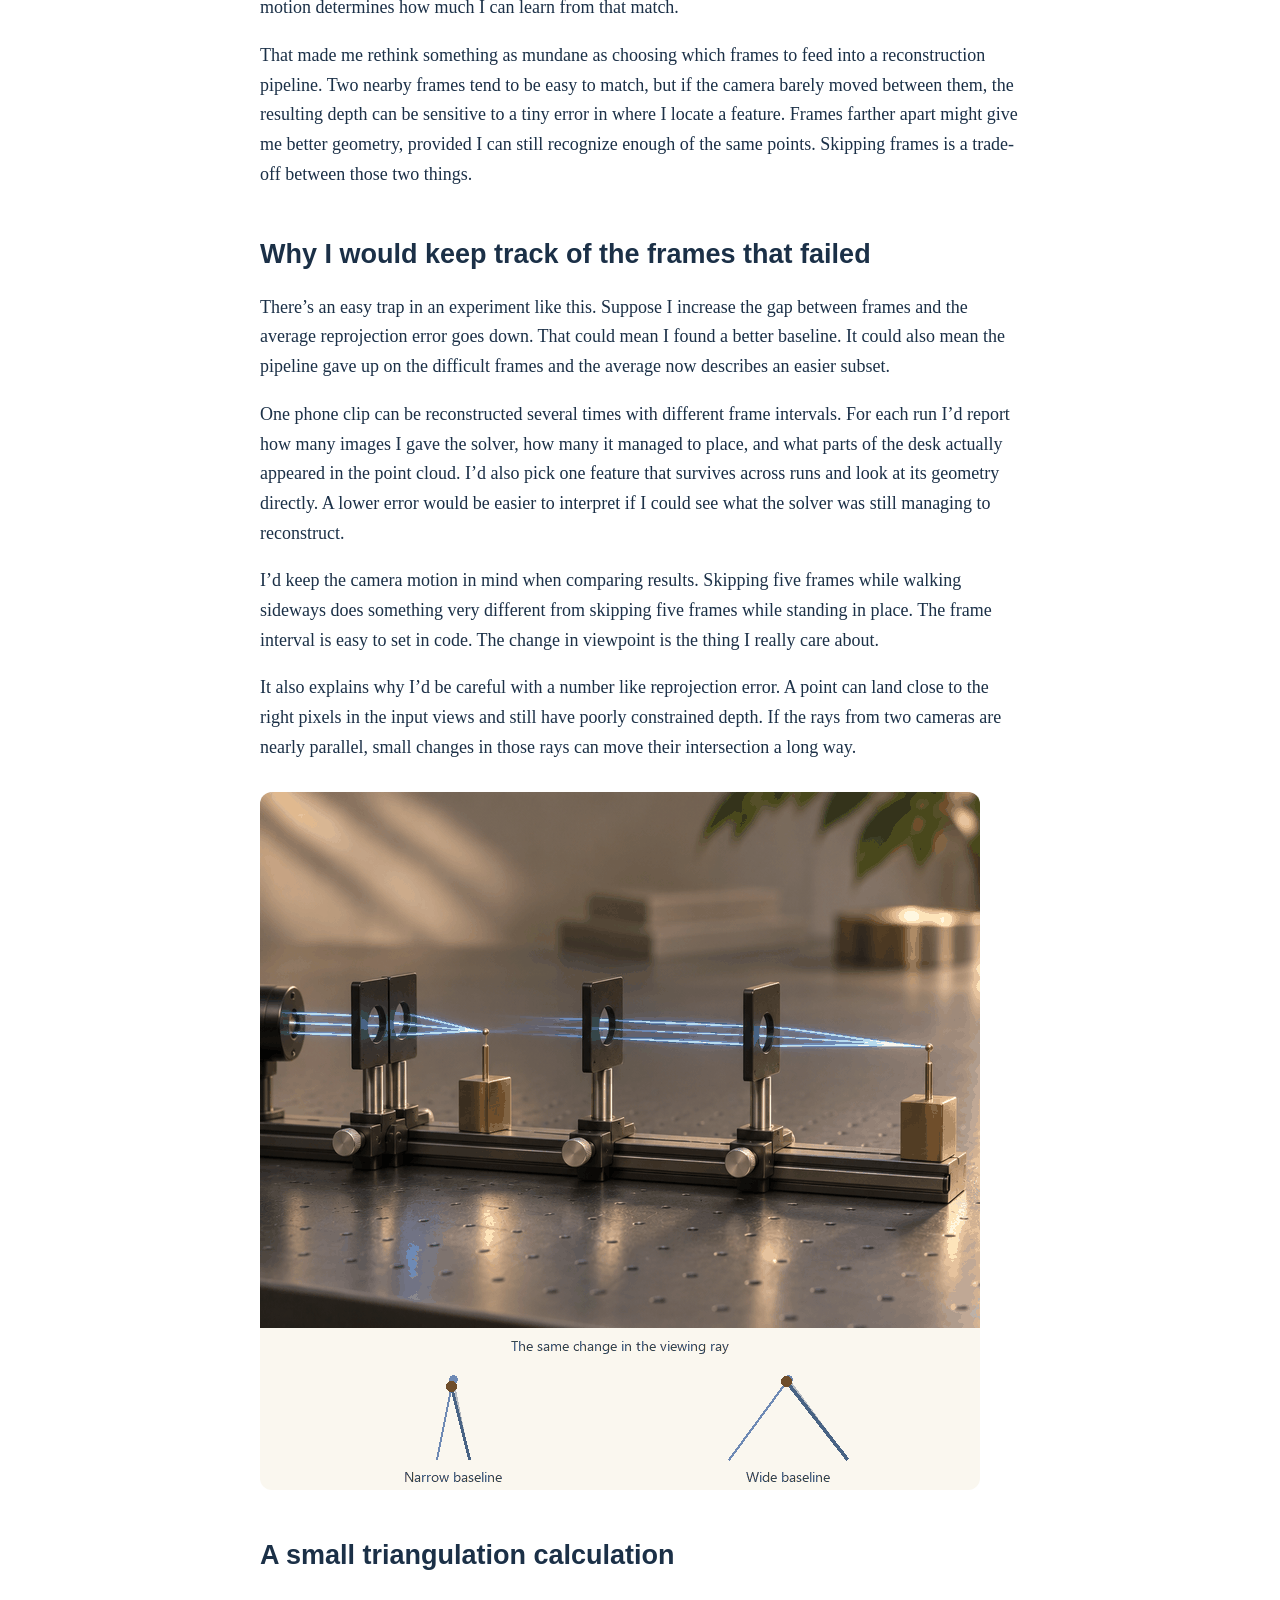
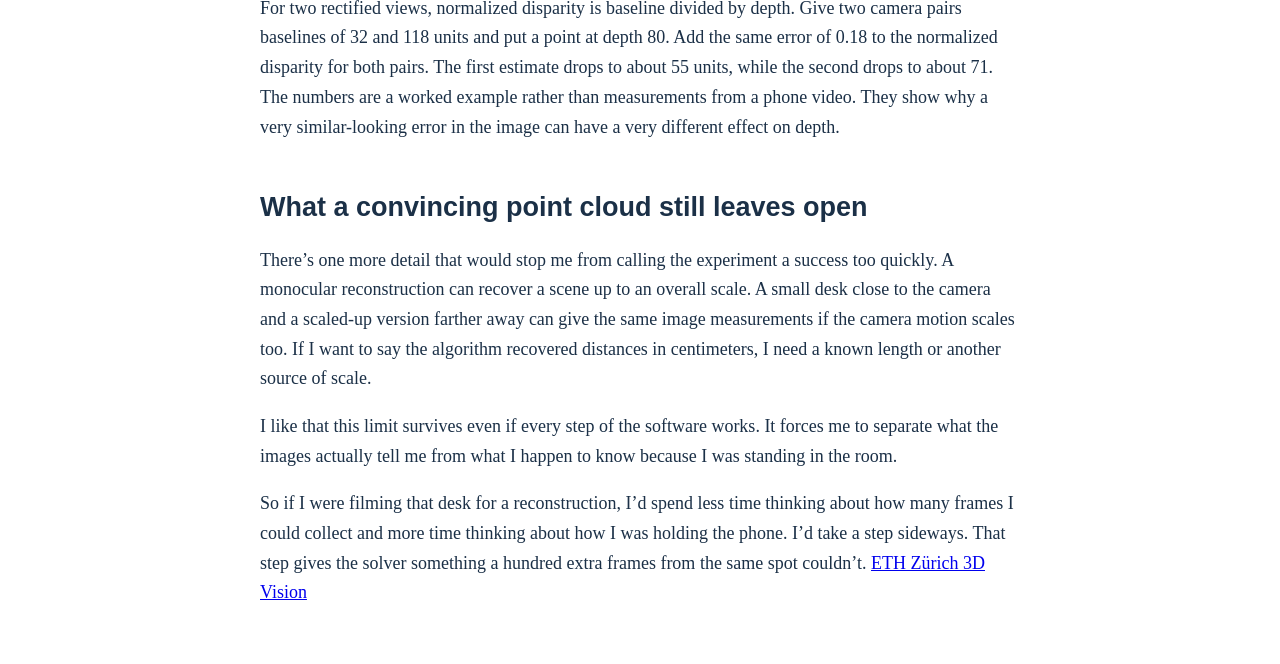
<file: blog/3d-vision.html>
<!doctype html><html lang="en"><meta charset="utf-8"><meta name="viewport" content="width=device-width,initial-scale=1"><title>3D Vision — Why a Good Match Can Give You Bad Depth</title><style>body{margin:0;background:#fff;color:#1b3047;font:18px/1.65 Georgia,serif}article{max-width:760px;margin:56px auto;padding:0 22px}h1,h2{font-family:Segoe UI,sans-serif;line-height:1.2}h1{font-size:clamp(30px,5vw,48px)}h2{margin-top:1.8em}figure{margin:30px 0}img{display:block;max-width:100%;height:auto;border-radius:12px}</style><article><nav aria-label="Blog navigation"><a href="./">Technical Writing</a> · <a href="../">Home</a></nav><h1>3D Vision — Why a Good Match Can Give You Bad Depth</h1>
<p>When I first looked at structure from motion, I thought the hard part would be matching the same point across images. Once I knew those two pixels came from the same corner of a desk, getting its position in 3D sounded like geometry I could leave to the code.</p>
<p>Then I imagined filming the desk while standing still and turning my phone. The corner might be easy to match across dozens of frames. But if the camera only rotates about its optical center, all those views still come from the same place. I learn which direction the corner is in. I get almost no help answering the question I actually care about: <strong>how far away is it?</strong></p>
<figure><img src="3d-vision-1.gif" alt="A sideways step adds depth information. Camera translation creates a second viewpoint." width="720" height="698"></figure>
<h2>What the matcher actually gave me</h2>
<p>I find it helpful to stop at the output of the matching code and say exactly what I have. I have two pixel coordinates, each from a different image. If the camera is calibrated, each coordinate gives me a ray pointing into the scene. For a single ray, the corner could be ten centimeters away or ten meters away. The location along that ray is still open.</p>
<p>The second ray is supposed to narrow that down. Draw two rays that meet at a steep angle, then nudge one a little. The intersection moves a little. Now try the same thing with two rays that are almost parallel. Their intersection can slide a long way. Once I drew that on paper, I stopped expecting the matcher to tell me how good my depth estimate was. It can tell me I probably found the same corner twice. The camera motion determines how much I can learn from that match.</p>
<p>That made me rethink something as mundane as choosing which frames to feed into a reconstruction pipeline. Two nearby frames tend to be easy to match, but if the camera barely moved between them, the resulting depth can be sensitive to a tiny error in where I locate a feature. Frames farther apart might give me better geometry, provided I can still recognize enough of the same points. Skipping frames is a trade-off between those two things.</p>
<h2>Why I would keep track of the frames that failed</h2>
<p>There’s an easy trap in an experiment like this. Suppose I increase the gap between frames and the average reprojection error goes down. That could mean I found a better baseline. It could also mean the pipeline gave up on the difficult frames and the average now describes an easier subset.</p>
<p>One phone clip can be reconstructed several times with different frame intervals. For each run I’d report how many images I gave the solver, how many it managed to place, and what parts of the desk actually appeared in the point cloud. I’d also pick one feature that survives across runs and look at its geometry directly. A lower error would be easier to interpret if I could see what the solver was still managing to reconstruct.</p>
<p>I’d keep the camera motion in mind when comparing results. Skipping five frames while walking sideways does something very different from skipping five frames while standing in place. The frame interval is easy to set in code. The change in viewpoint is the thing I really care about.</p>
<p>It also explains why I’d be careful with a number like reprojection error. A point can land close to the right pixels in the input views and still have poorly constrained depth. If the rays from two cameras are nearly parallel, small changes in those rays can move their intersection a long way.</p>
<figure><img src="3d-vision-2.gif" alt="Why a small pixel error can move depth a lot. Wider baselines can make triangulation better conditioned." width="720" height="698"></figure>
<h2>A small triangulation calculation</h2><p>For two rectified views, normalized disparity is baseline divided by depth. Give two camera pairs baselines of 32 and 118 units and put a point at depth 80. Add the same error of 0.18 to the normalized disparity for both pairs. The first estimate drops to about 55 units, while the second drops to about 71. The numbers are a worked example rather than measurements from a phone video. They show why a very similar-looking error in the image can have a very different effect on depth.</p>
<h2>What a convincing point cloud still leaves open</h2>
<p>There’s one more detail that would stop me from calling the experiment a success too quickly. A monocular reconstruction can recover a scene up to an overall scale. A small desk close to the camera and a scaled-up version farther away can give the same image measurements if the camera motion scales too. If I want to say the algorithm recovered distances in centimeters, I need a known length or another source of scale.</p>
<p>I like that this limit survives even if every step of the software works. It forces me to separate what the images actually tell me from what I happen to know because I was standing in the room.</p>
<p>So if I were filming that desk for a reconstruction, I’d spend less time thinking about how many frames I could collect and more time thinking about how I was holding the phone. I’d take a step sideways. That step gives the solver something a hundred extra frames from the same spot couldn’t. <a href="https://cvg.ethz.ch/lectures/3D-vision/">ETH Zürich 3D Vision</a></p></article></html>
</file>
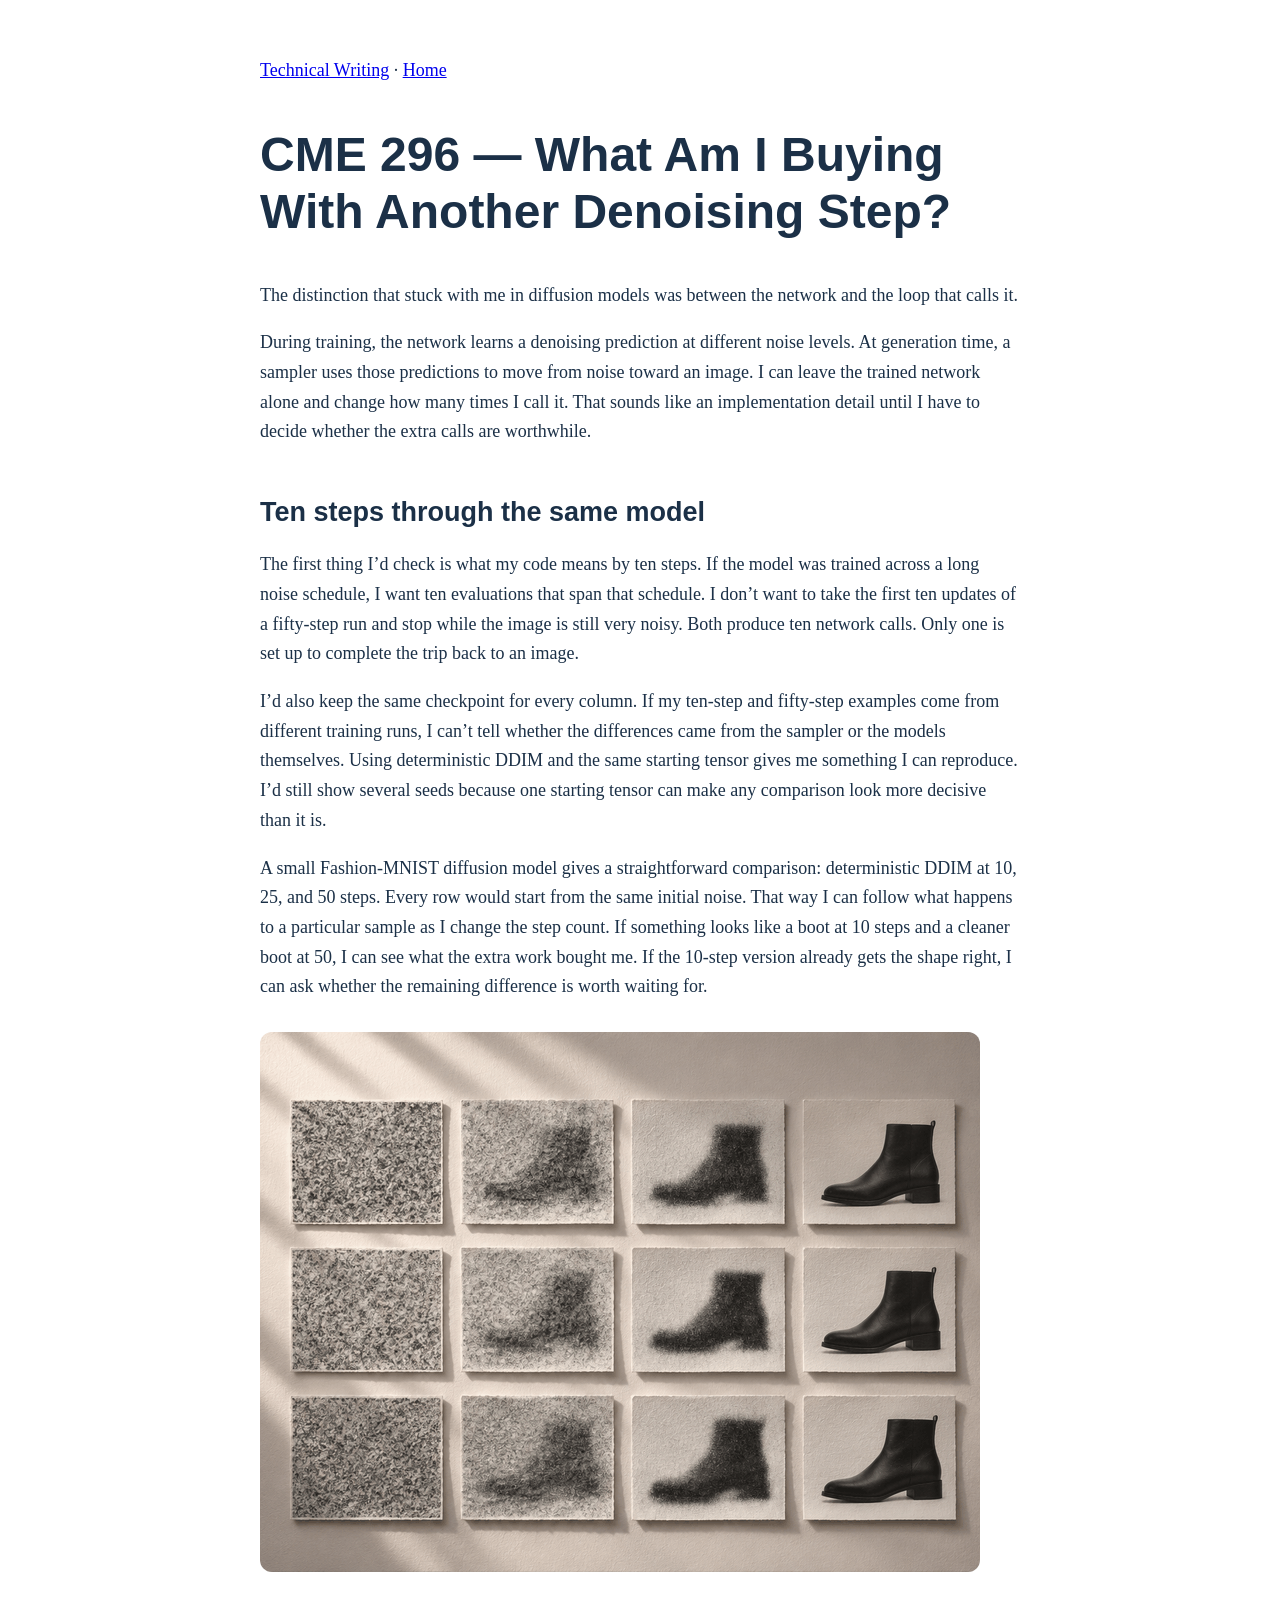
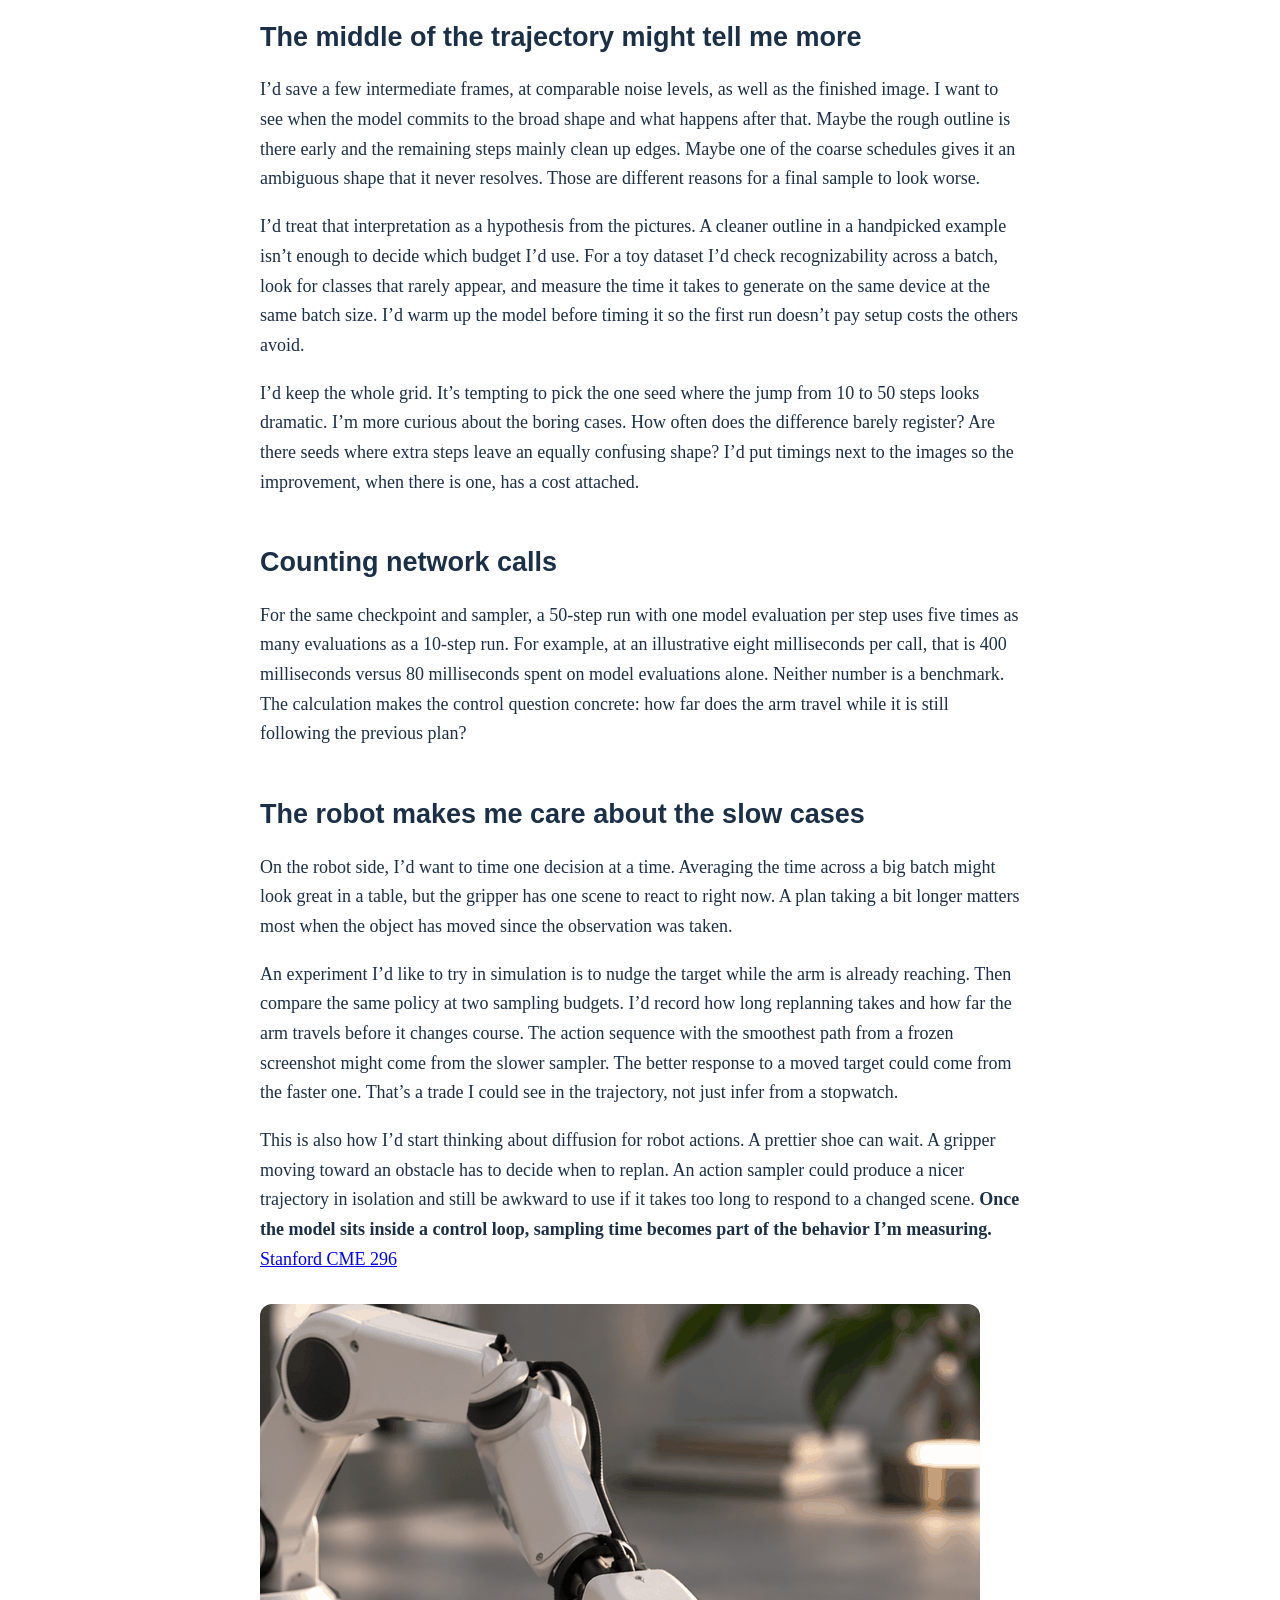
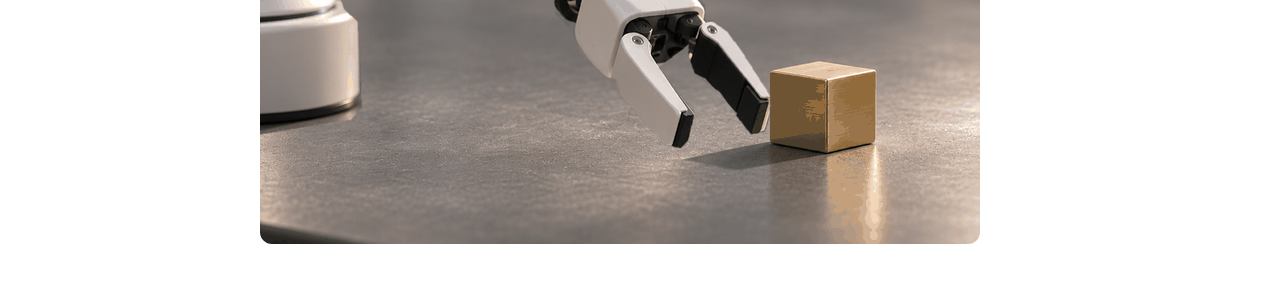
<file: blog/cme296.html>
<!doctype html><html lang="en"><meta charset="utf-8"><meta name="viewport" content="width=device-width,initial-scale=1"><title>CME 296 — What Am I Buying With Another Denoising Step?</title><style>body{margin:0;background:#fff;color:#1b3047;font:18px/1.65 Georgia,serif}article{max-width:760px;margin:56px auto;padding:0 22px}h1,h2{font-family:Segoe UI,sans-serif;line-height:1.2}h1{font-size:clamp(30px,5vw,48px)}h2{margin-top:1.8em}figure{margin:30px 0}img{display:block;max-width:100%;height:auto;border-radius:12px}</style><article><nav aria-label="Blog navigation"><a href="./">Technical Writing</a> · <a href="../">Home</a></nav><h1>CME 296 — What Am I Buying With Another Denoising Step?</h1>
<p>The distinction that stuck with me in diffusion models was between the network and the loop that calls it.</p>
<p>During training, the network learns a denoising prediction at different noise levels. At generation time, a sampler uses those predictions to move from noise toward an image. I can leave the trained network alone and change how many times I call it. That sounds like an implementation detail until I have to decide whether the extra calls are worthwhile.</p>
<h2>Ten steps through the same model</h2>
<p>The first thing I’d check is what my code means by ten steps. If the model was trained across a long noise schedule, I want ten evaluations that span that schedule. I don’t want to take the first ten updates of a fifty-step run and stop while the image is still very noisy. Both produce ten network calls. Only one is set up to complete the trip back to an image.</p>
<p>I’d also keep the same checkpoint for every column. If my ten-step and fifty-step examples come from different training runs, I can’t tell whether the differences came from the sampler or the models themselves. Using deterministic DDIM and the same starting tensor gives me something I can reproduce. I’d still show several seeds because one starting tensor can make any comparison look more decisive than it is.</p>
<p>A small Fashion-MNIST diffusion model gives a straightforward comparison: deterministic DDIM at 10, 25, and 50 steps. Every row would start from the same initial noise. That way I can follow what happens to a particular sample as I change the step count. If something looks like a boot at 10 steps and a cleaner boot at 50, I can see what the extra work bought me. If the 10-step version already gets the shape right, I can ask whether the remaining difference is worth waiting for.</p>
<figure><img src="cme296-1.gif" alt="Illustrative animation of noise resolving into a boot on a mounted print." width="720" height="540"></figure>
<h2>The middle of the trajectory might tell me more</h2>
<p>I’d save a few intermediate frames, at comparable noise levels, as well as the finished image. I want to see when the model commits to the broad shape and what happens after that. Maybe the rough outline is there early and the remaining steps mainly clean up edges. Maybe one of the coarse schedules gives it an ambiguous shape that it never resolves. Those are different reasons for a final sample to look worse.</p>
<p>I’d treat that interpretation as a hypothesis from the pictures. A cleaner outline in a handpicked example isn’t enough to decide which budget I’d use. For a toy dataset I’d check recognizability across a batch, look for classes that rarely appear, and measure the time it takes to generate on the same device at the same batch size. I’d warm up the model before timing it so the first run doesn’t pay setup costs the others avoid.</p>
<p>I’d keep the whole grid. It’s tempting to pick the one seed where the jump from 10 to 50 steps looks dramatic. I’m more curious about the boring cases. How often does the difference barely register? Are there seeds where extra steps leave an equally confusing shape? I’d put timings next to the images so the improvement, when there is one, has a cost attached.</p>
<h2>Counting network calls</h2><p>For the same checkpoint and sampler, a 50-step run with one model evaluation per step uses five times as many evaluations as a 10-step run. For example, at an illustrative eight milliseconds per call, that is 400 milliseconds versus 80 milliseconds spent on model evaluations alone. Neither number is a benchmark. The calculation makes the control question concrete: how far does the arm travel while it is still following the previous plan?</p>
<h2>The robot makes me care about the slow cases</h2>
<p>On the robot side, I’d want to time one decision at a time. Averaging the time across a big batch might look great in a table, but the gripper has one scene to react to right now. A plan taking a bit longer matters most when the object has moved since the observation was taken.</p>
<p>An experiment I’d like to try in simulation is to nudge the target while the arm is already reaching. Then compare the same policy at two sampling budgets. I’d record how long replanning takes and how far the arm travels before it changes course. The action sequence with the smoothest path from a frozen screenshot might come from the slower sampler. The better response to a moved target could come from the faster one. That’s a trade I could see in the trajectory, not just infer from a stopwatch.</p>
<p>This is also how I’d start thinking about diffusion for robot actions. A prettier shoe can wait. A gripper moving toward an obstacle has to decide when to replan. An action sampler could produce a nicer trajectory in isolation and still be awkward to use if it takes too long to respond to a changed scene. <strong>Once the model sits inside a control loop, sampling time becomes part of the behavior I’m measuring.</strong> <a href="https://cme296.stanford.edu/">Stanford CME 296</a></p>
<figure><img src="cme296-2.gif" alt="Illustrative robot arm rotating at rigid joints to reach the brass cube." width="720" height="540"></figure></article></html>
</file>
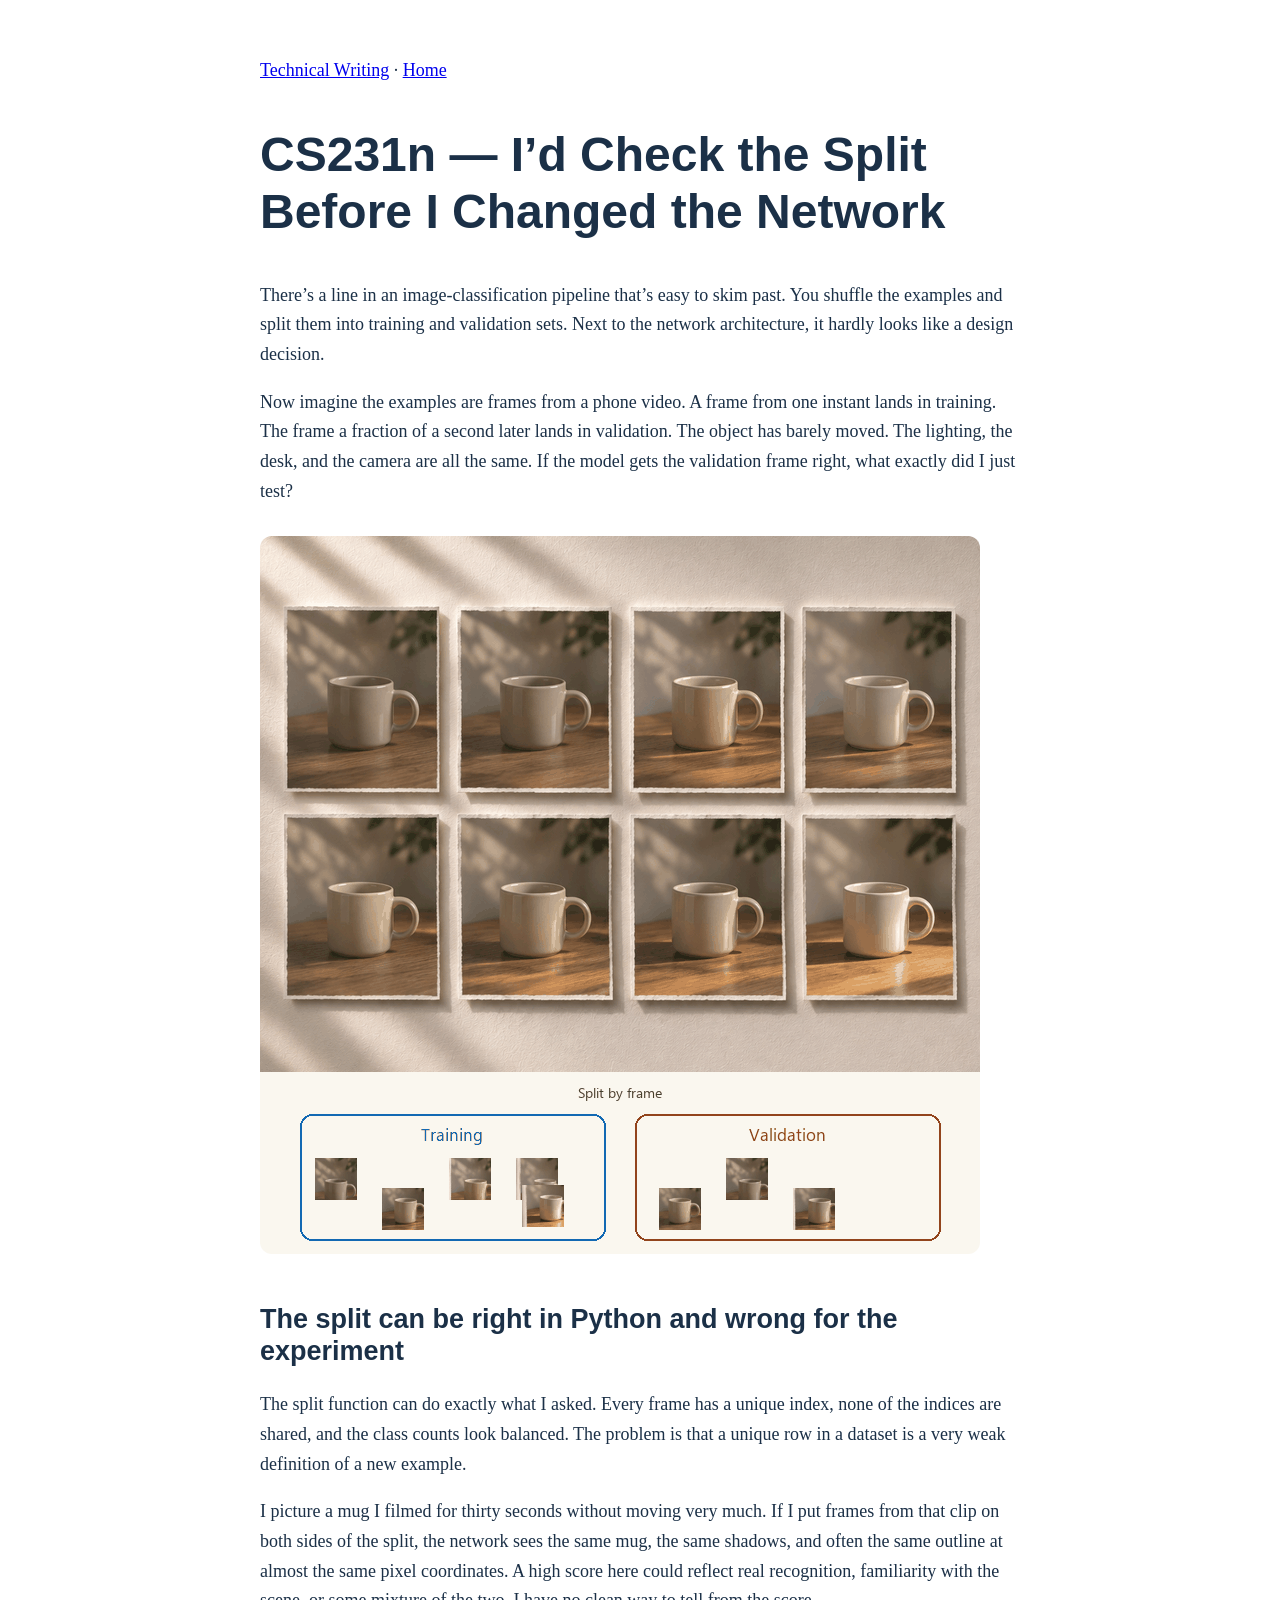
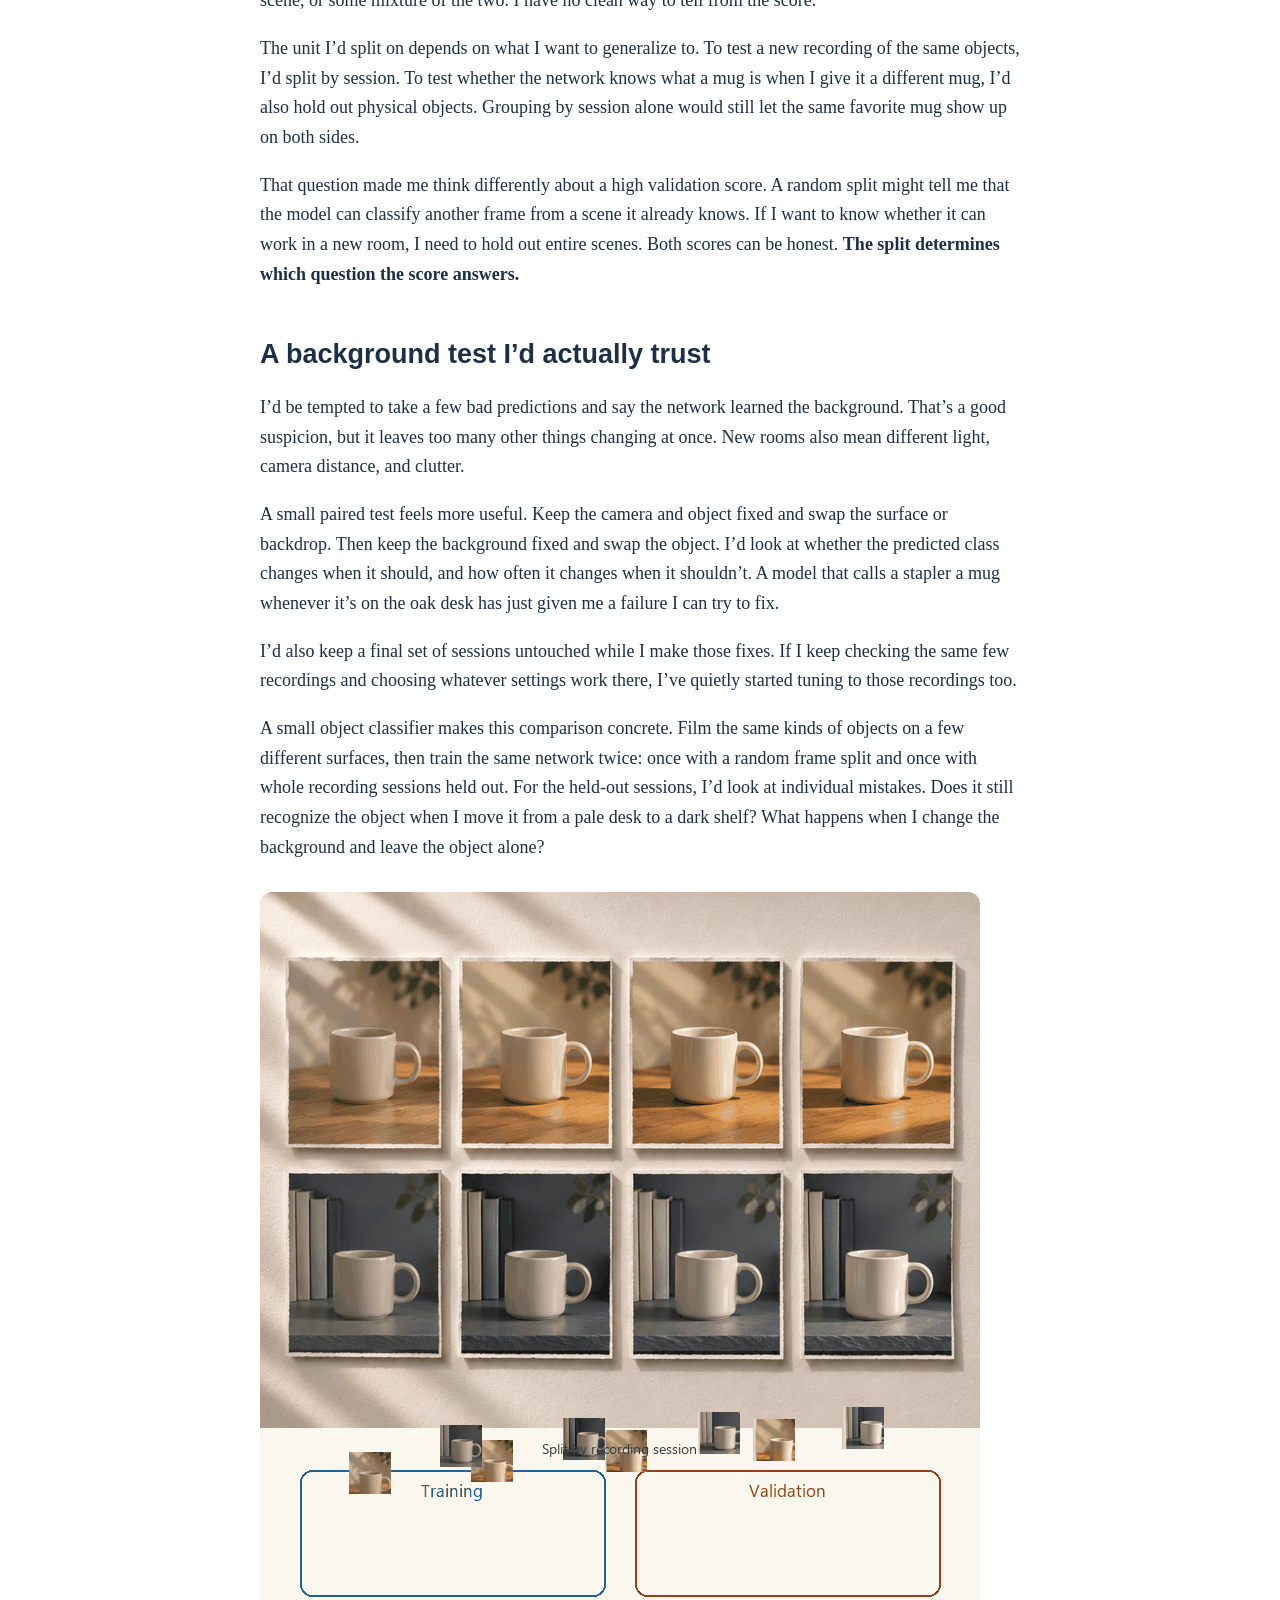
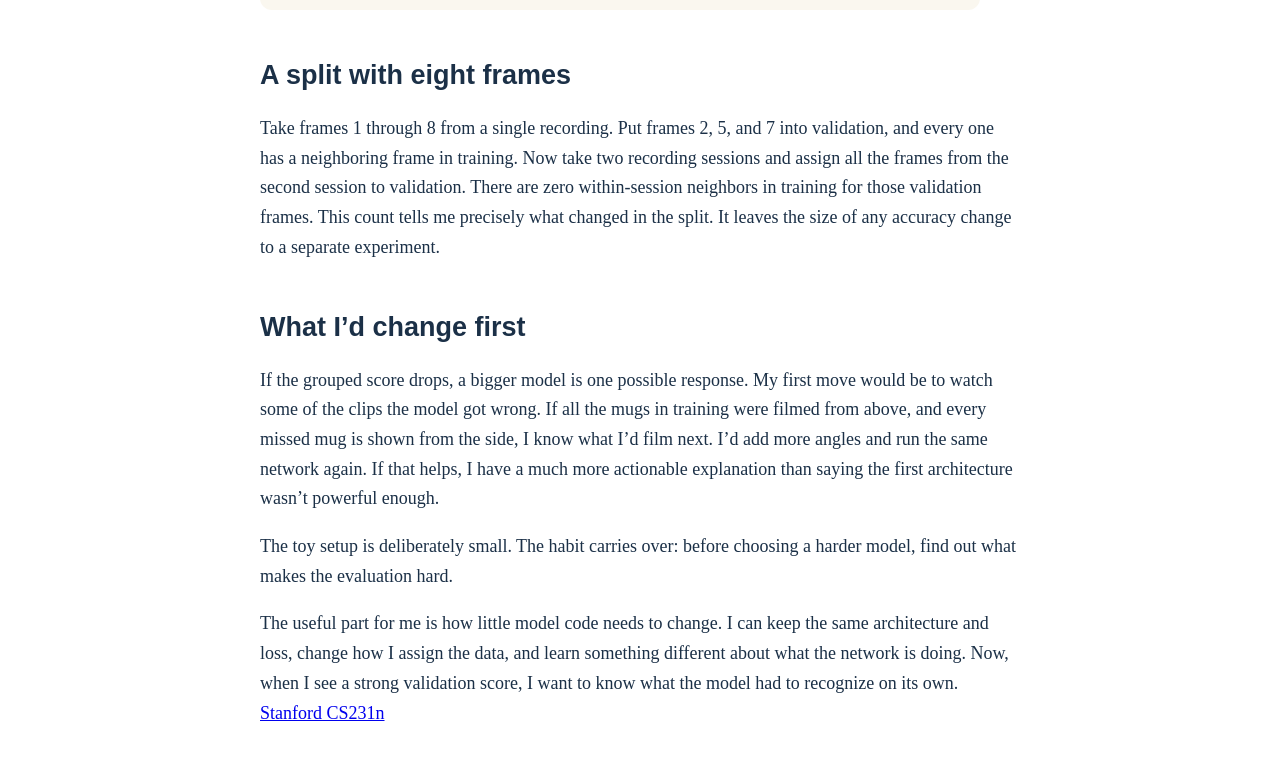
<file: blog/cs231n.html>
<!doctype html><html lang="en"><meta charset="utf-8"><meta name="viewport" content="width=device-width,initial-scale=1"><title>CS231n — I’d Check the Split Before I Changed the Network</title><style>body{margin:0;background:#fff;color:#1b3047;font:18px/1.65 Georgia,serif}article{max-width:760px;margin:56px auto;padding:0 22px}h1,h2{font-family:Segoe UI,sans-serif;line-height:1.2}h1{font-size:clamp(30px,5vw,48px)}h2{margin-top:1.8em}figure{margin:30px 0}img{display:block;max-width:100%;height:auto;border-radius:12px}</style><article><nav aria-label="Blog navigation"><a href="./">Technical Writing</a> · <a href="../">Home</a></nav><h1>CS231n — I’d Check the Split Before I Changed the Network</h1>
<p>There’s a line in an image-classification pipeline that’s easy to skim past. You shuffle the examples and split them into training and validation sets. Next to the network architecture, it hardly looks like a design decision.</p>
<p>Now imagine the examples are frames from a phone video. A frame from one instant lands in training. The frame a fraction of a second later lands in validation. The object has barely moved. The lighting, the desk, and the camera are all the same. If the model gets the validation frame right, what exactly did I just test?</p>
<figure><img src="cs231n-1.gif" alt="A random split can mix neighboring frames. Blue is training. Orange is validation." width="720" height="718"></figure>
<h2>The split can be right in Python and wrong for the experiment</h2>
<p>The split function can do exactly what I asked. Every frame has a unique index, none of the indices are shared, and the class counts look balanced. The problem is that a unique row in a dataset is a very weak definition of a new example.</p>
<p>I picture a mug I filmed for thirty seconds without moving very much. If I put frames from that clip on both sides of the split, the network sees the same mug, the same shadows, and often the same outline at almost the same pixel coordinates. A high score here could reflect real recognition, familiarity with the scene, or some mixture of the two. I have no clean way to tell from the score.</p>
<p>The unit I’d split on depends on what I want to generalize to. To test a new recording of the same objects, I’d split by session. To test whether the network knows what a mug is when I give it a different mug, I’d also hold out physical objects. Grouping by session alone would still let the same favorite mug show up on both sides.</p>
<p>That question made me think differently about a high validation score. A random split might tell me that the model can classify another frame from a scene it already knows. If I want to know whether it can work in a new room, I need to hold out entire scenes. Both scores can be honest. <strong>The split determines which question the score answers.</strong></p>
<h2>A background test I’d actually trust</h2>
<p>I’d be tempted to take a few bad predictions and say the network learned the background. That’s a good suspicion, but it leaves too many other things changing at once. New rooms also mean different light, camera distance, and clutter.</p>
<p>A small paired test feels more useful. Keep the camera and object fixed and swap the surface or backdrop. Then keep the background fixed and swap the object. I’d look at whether the predicted class changes when it should, and how often it changes when it shouldn’t. A model that calls a stapler a mug whenever it’s on the oak desk has just given me a failure I can try to fix.</p>
<p>I’d also keep a final set of sessions untouched while I make those fixes. If I keep checking the same few recordings and choosing whatever settings work there, I’ve quietly started tuning to those recordings too.</p>
<p>A small object classifier makes this comparison concrete. Film the same kinds of objects on a few different surfaces, then train the same network twice: once with a random frame split and once with whole recording sessions held out. For the held-out sessions, I’d look at individual mistakes. Does it still recognize the object when I move it from a pale desk to a dark shelf? What happens when I change the background and leave the object alone?</p>
<figure><img src="cs231n-2.gif" alt="Hold out a whole recording session. Every frame from the held-out scene goes to validation." width="720" height="718"></figure>
<h2>A split with eight frames</h2><p>Take frames 1 through 8 from a single recording. Put frames 2, 5, and 7 into validation, and every one has a neighboring frame in training. Now take two recording sessions and assign all the frames from the second session to validation. There are zero within-session neighbors in training for those validation frames. This count tells me precisely what changed in the split. It leaves the size of any accuracy change to a separate experiment.</p>
<h2>What I’d change first</h2>
<p>If the grouped score drops, a bigger model is one possible response. My first move would be to watch some of the clips the model got wrong. If all the mugs in training were filmed from above, and every missed mug is shown from the side, I know what I’d film next. I’d add more angles and run the same network again. If that helps, I have a much more actionable explanation than saying the first architecture wasn’t powerful enough.</p>
<p>The toy setup is deliberately small. The habit carries over: before choosing a harder model, find out what makes the evaluation hard.</p>
<p>The useful part for me is how little model code needs to change. I can keep the same architecture and loss, change how I assign the data, and learn something different about what the network is doing. Now, when I see a strong validation score, I want to know what the model had to recognize on its own. <a href="https://vision.stanford.edu/teaching/cs231n/index.html">Stanford CS231n</a></p></article></html>
</file>
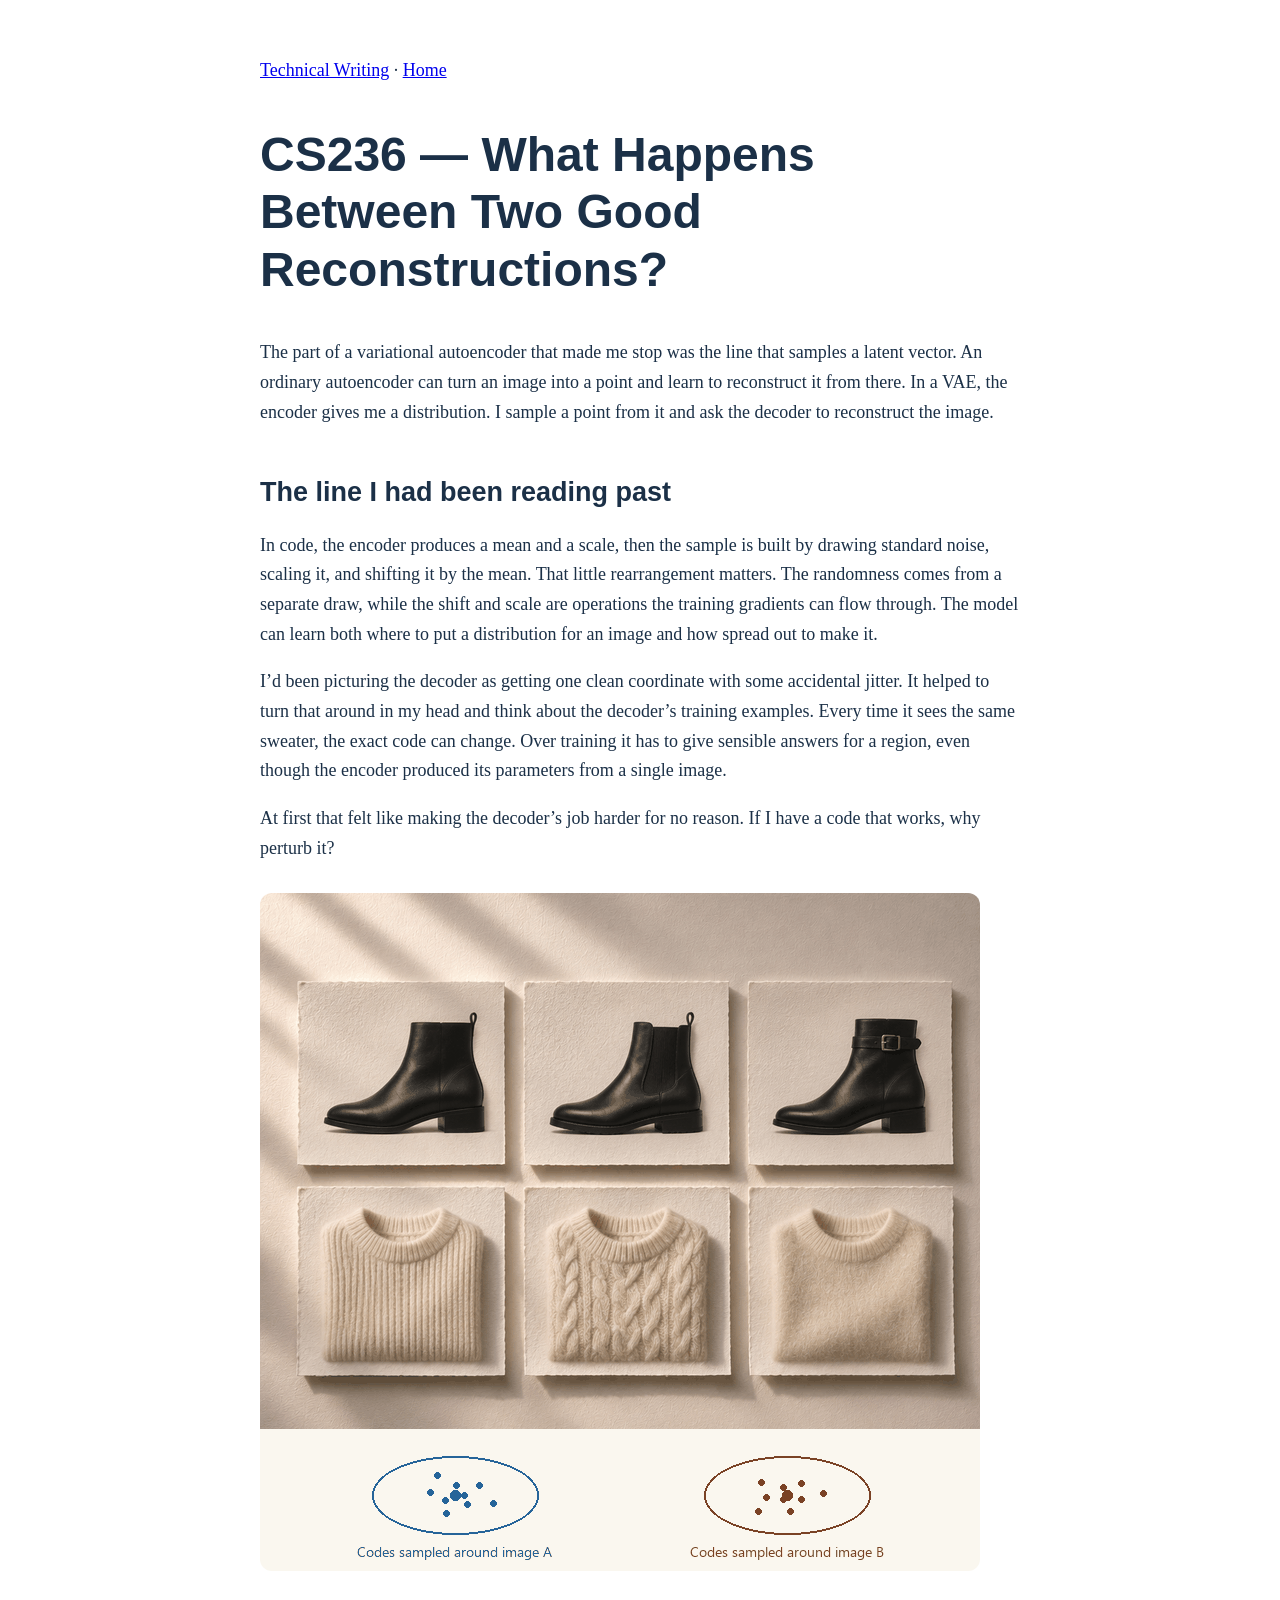
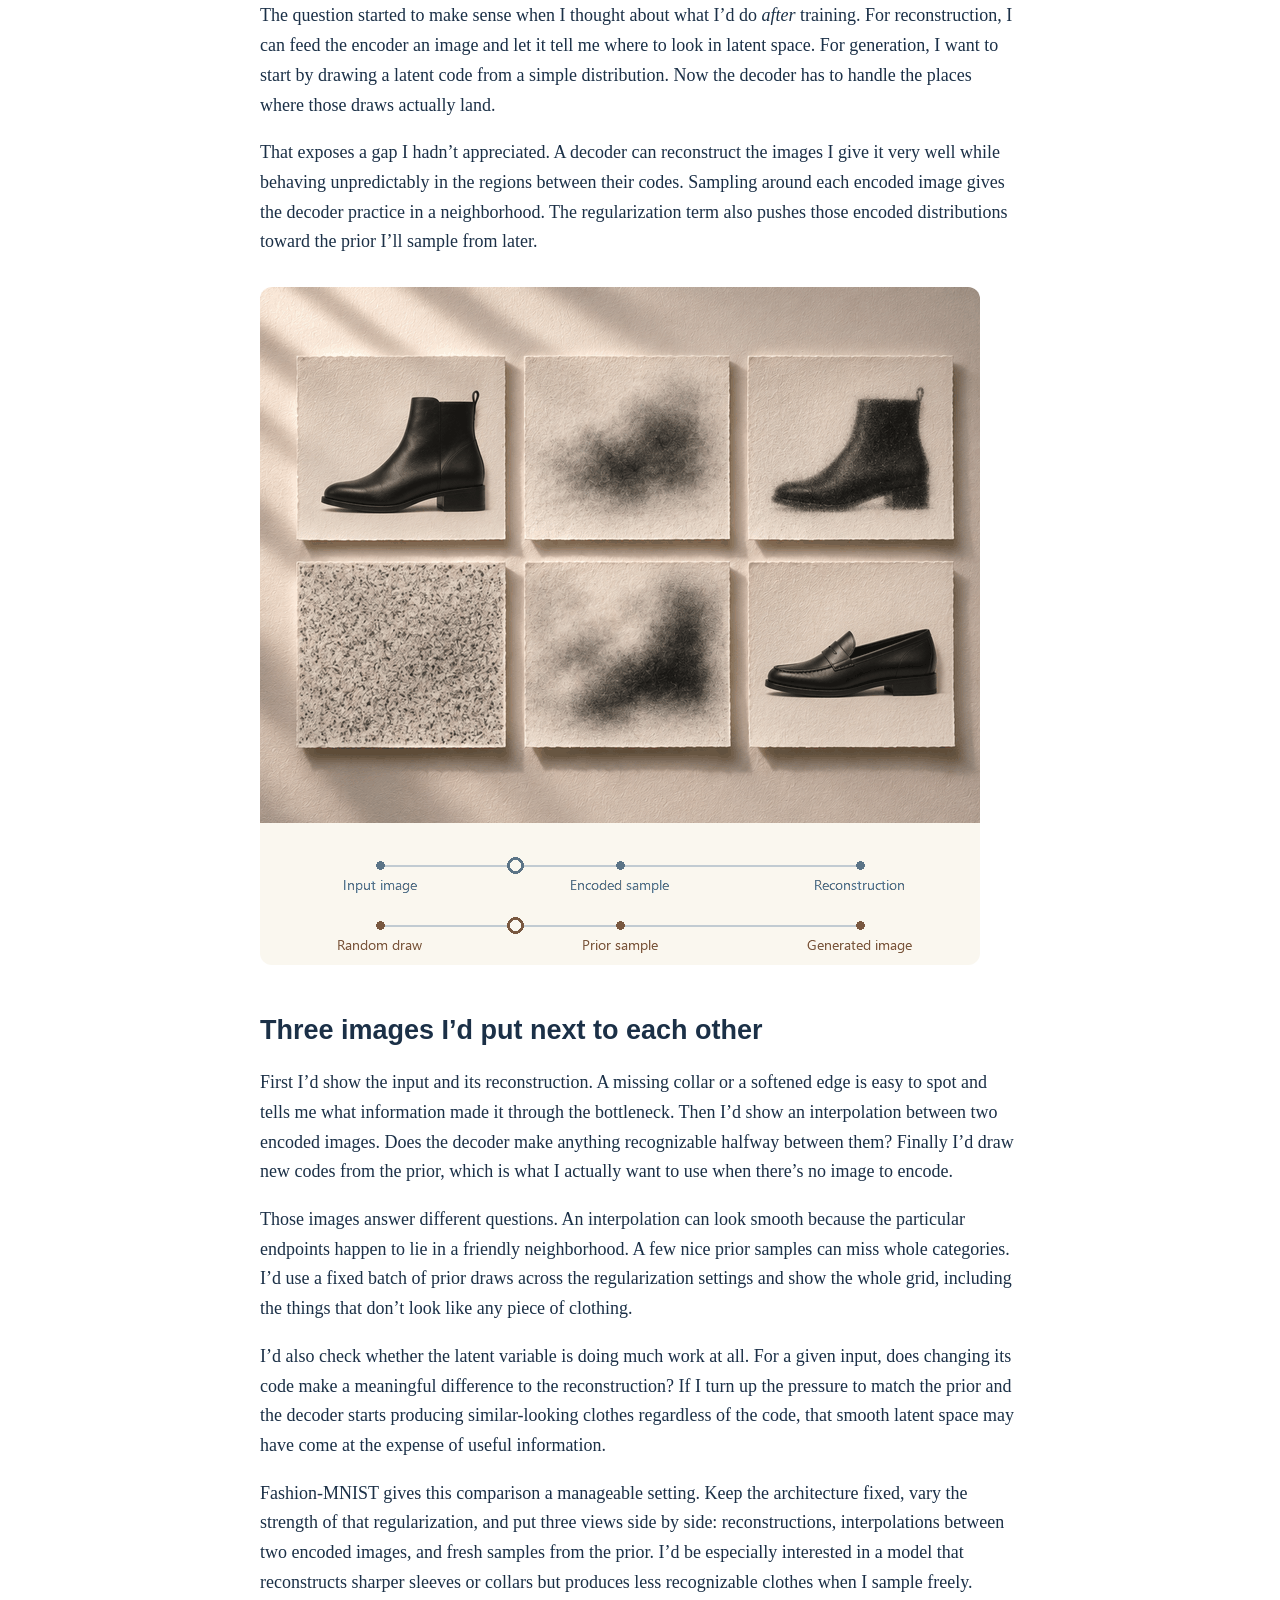
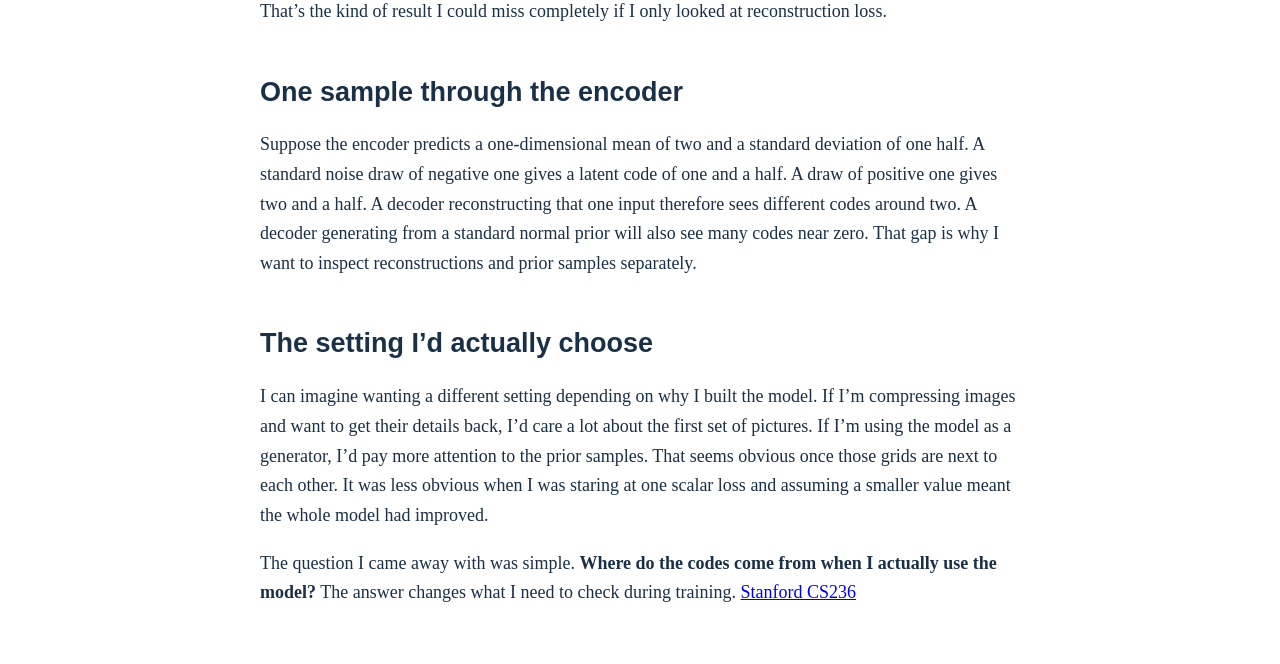
<file: blog/cs236.html>
<!doctype html><html lang="en"><meta charset="utf-8"><meta name="viewport" content="width=device-width,initial-scale=1"><title>CS236 — What Happens Between Two Good Reconstructions?</title><style>body{margin:0;background:#fff;color:#1b3047;font:18px/1.65 Georgia,serif}article{max-width:760px;margin:56px auto;padding:0 22px}h1,h2{font-family:Segoe UI,sans-serif;line-height:1.2}h1{font-size:clamp(30px,5vw,48px)}h2{margin-top:1.8em}figure{margin:30px 0}img{display:block;max-width:100%;height:auto;border-radius:12px}</style><article><nav aria-label="Blog navigation"><a href="./">Technical Writing</a> · <a href="../">Home</a></nav><h1>CS236 — What Happens Between Two Good Reconstructions?</h1>
<p>The part of a variational autoencoder that made me stop was the line that samples a latent vector. An ordinary autoencoder can turn an image into a point and learn to reconstruct it from there. In a VAE, the encoder gives me a distribution. I sample a point from it and ask the decoder to reconstruct the image.</p>
<h2>The line I had been reading past</h2>
<p>In code, the encoder produces a mean and a scale, then the sample is built by drawing standard noise, scaling it, and shifting it by the mean. That little rearrangement matters. The randomness comes from a separate draw, while the shift and scale are operations the training gradients can flow through. The model can learn both where to put a distribution for an image and how spread out to make it.</p>
<p>I’d been picturing the decoder as getting one clean coordinate with some accidental jitter. It helped to turn that around in my head and think about the decoder’s training examples. Every time it sees the same sweater, the exact code can change. Over training it has to give sensible answers for a region, even though the encoder produced its parameters from a single image.</p>
<p>At first that felt like making the decoder’s job harder for no reason. If I have a code that works, why perturb it?</p>
<figure><img src="cs236-1.gif" alt="A VAE trains on a neighborhood. The encoder predicts a distribution for each image." width="720" height="678"></figure>
<p>The question started to make sense when I thought about what I’d do <em>after</em> training. For reconstruction, I can feed the encoder an image and let it tell me where to look in latent space. For generation, I want to start by drawing a latent code from a simple distribution. Now the decoder has to handle the places where those draws actually land.</p>
<p>That exposes a gap I hadn’t appreciated. A decoder can reconstruct the images I give it very well while behaving unpredictably in the regions between their codes. Sampling around each encoded image gives the decoder practice in a neighborhood. The regularization term also pushes those encoded distributions toward the prior I’ll sample from later.</p>
<figure><img src="cs236-2.gif" alt="Reconstruction and generation start in different places. Reconstruction starts with an image. Generation samples from the prior." width="720" height="678"></figure>
<h2>Three images I’d put next to each other</h2>
<p>First I’d show the input and its reconstruction. A missing collar or a softened edge is easy to spot and tells me what information made it through the bottleneck. Then I’d show an interpolation between two encoded images. Does the decoder make anything recognizable halfway between them? Finally I’d draw new codes from the prior, which is what I actually want to use when there’s no image to encode.</p>
<p>Those images answer different questions. An interpolation can look smooth because the particular endpoints happen to lie in a friendly neighborhood. A few nice prior samples can miss whole categories. I’d use a fixed batch of prior draws across the regularization settings and show the whole grid, including the things that don’t look like any piece of clothing.</p>
<p>I’d also check whether the latent variable is doing much work at all. For a given input, does changing its code make a meaningful difference to the reconstruction? If I turn up the pressure to match the prior and the decoder starts producing similar-looking clothes regardless of the code, that smooth latent space may have come at the expense of useful information.</p>
<p>Fashion-MNIST gives this comparison a manageable setting. Keep the architecture fixed, vary the strength of that regularization, and put three views side by side: reconstructions, interpolations between two encoded images, and fresh samples from the prior. I’d be especially interested in a model that reconstructs sharper sleeves or collars but produces less recognizable clothes when I sample freely. That’s the kind of result I could miss completely if I only looked at reconstruction loss.</p>
<h2>One sample through the encoder</h2><p>Suppose the encoder predicts a one-dimensional mean of two and a standard deviation of one half. A standard noise draw of negative one gives a latent code of one and a half. A draw of positive one gives two and a half. A decoder reconstructing that one input therefore sees different codes around two. A decoder generating from a standard normal prior will also see many codes near zero. That gap is why I want to inspect reconstructions and prior samples separately.</p>
<h2>The setting I’d actually choose</h2>
<p>I can imagine wanting a different setting depending on why I built the model. If I’m compressing images and want to get their details back, I’d care a lot about the first set of pictures. If I’m using the model as a generator, I’d pay more attention to the prior samples. That seems obvious once those grids are next to each other. It was less obvious when I was staring at one scalar loss and assuming a smaller value meant the whole model had improved.</p>
<p>The question I came away with was simple. <strong>Where do the codes come from when I actually use the model?</strong> The answer changes what I need to check during training. <a href="https://deepgenerativemodels.github.io/">Stanford CS236</a></p></article></html>
</file>
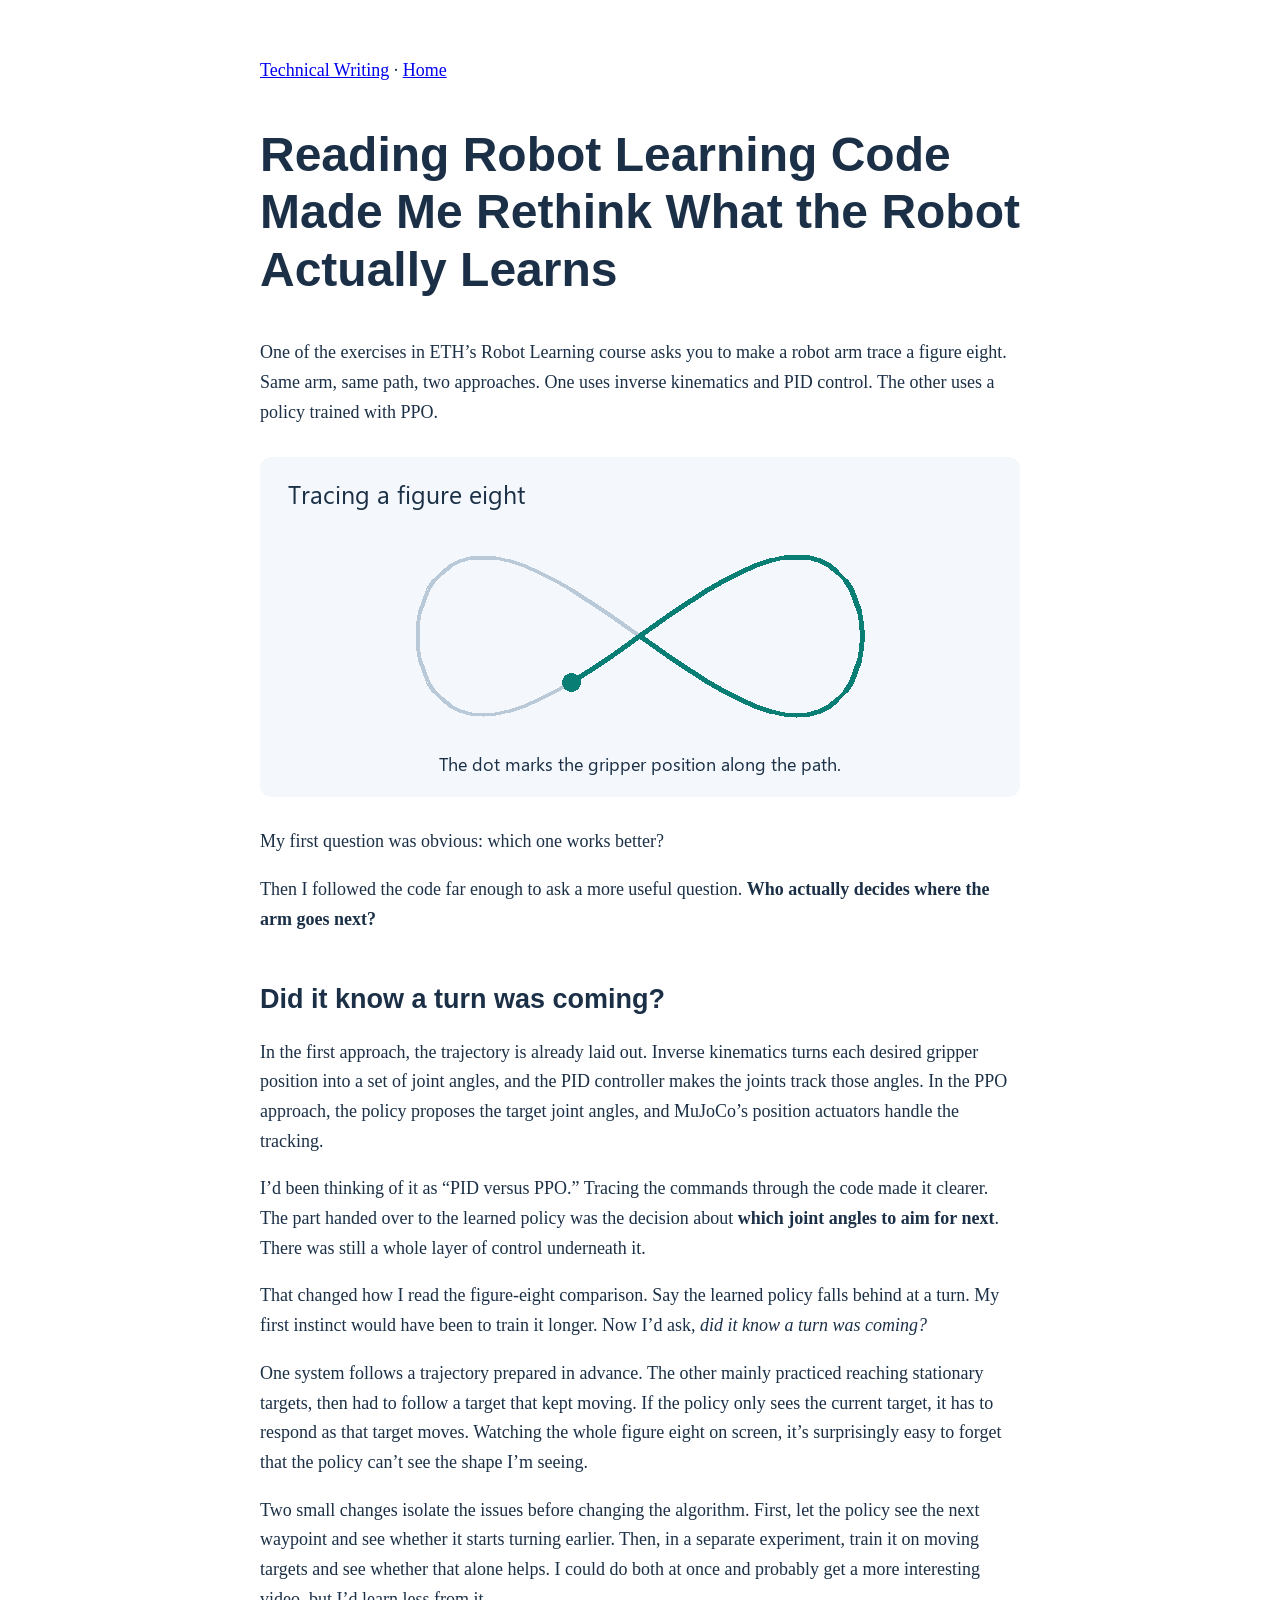
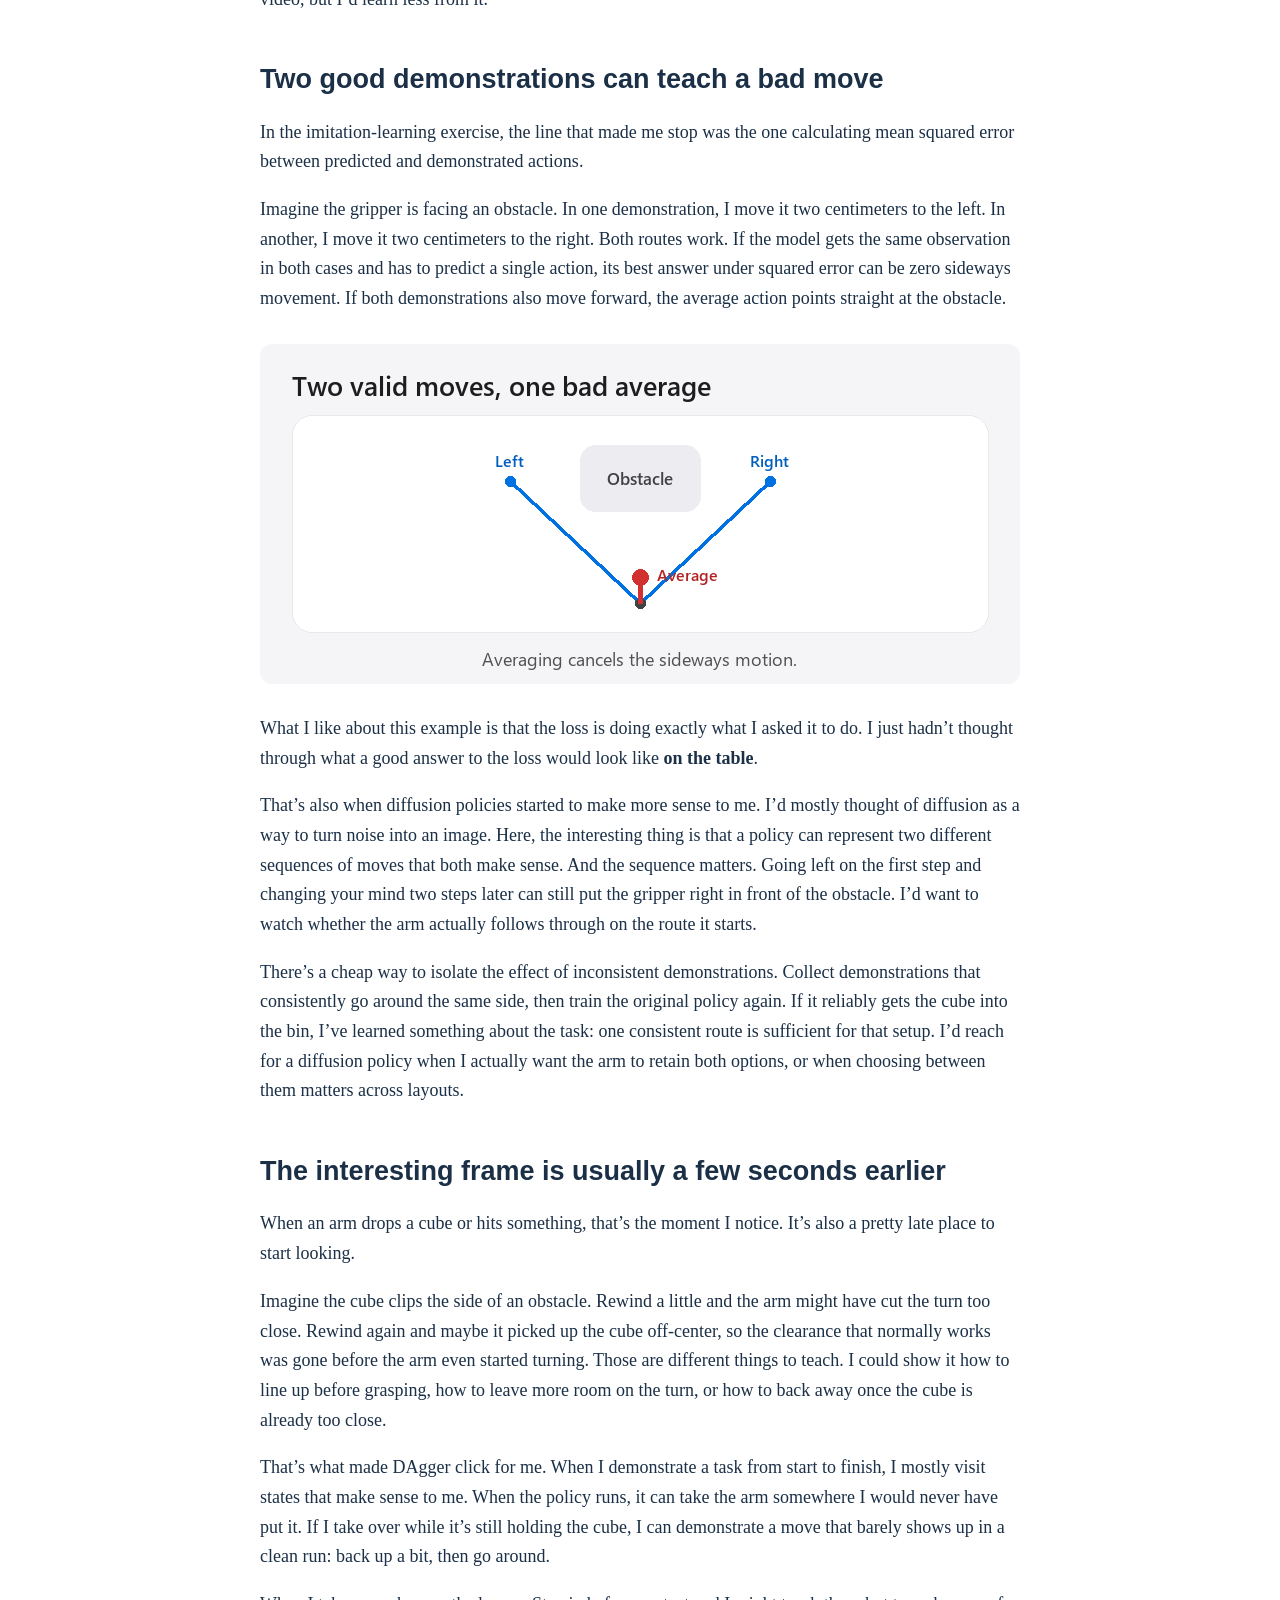
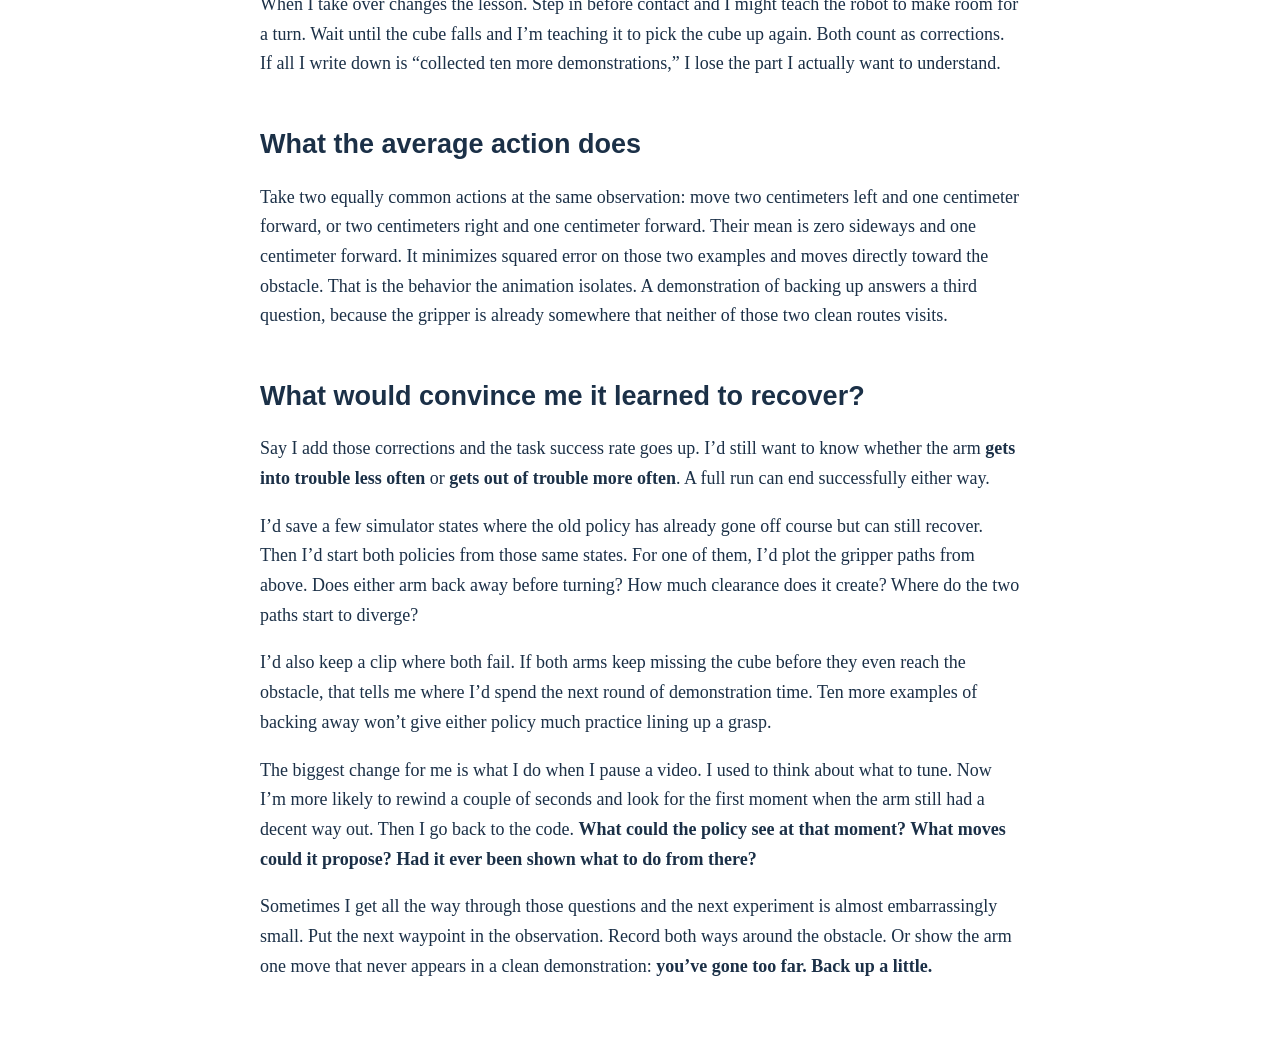
<file: blog/robot-learning.html>
<!doctype html><html lang="en"><meta charset="utf-8"><meta name="viewport" content="width=device-width,initial-scale=1"><title>Reading Robot Learning Code Made Me Rethink What the Robot Actually Learns</title><style>body{margin:0;background:#fff;color:#1b3047;font:18px/1.65 Georgia,serif}article{max-width:760px;margin:56px auto;padding:0 22px}h1,h2{font-family:Segoe UI,sans-serif;line-height:1.2}h1{font-size:clamp(30px,5vw,48px)}h2{margin-top:1.8em}figure{margin:30px 0}img{display:block;max-width:100%;height:auto;border-radius:12px}</style><article><nav aria-label="Blog navigation"><a href="./">Technical Writing</a> · <a href="../">Home</a></nav><h1>Reading Robot Learning Code Made Me Rethink What the Robot Actually Learns</h1>
<p>One of the exercises in ETH’s Robot Learning course asks you to make a robot arm trace a figure eight. Same arm, same path, two approaches. One uses inverse kinematics and PID control. The other uses a policy trained with PPO.</p>
<figure><img src="robot-learning-1.gif" alt="A gripper marker traces a figure eight." width="760" height="340"></figure>
<p>My first question was obvious: which one works better?</p>
<p>Then I followed the code far enough to ask a more useful question. <strong>Who actually decides where the arm goes next?</strong></p>
<h2>Did it know a turn was coming?</h2>
<p>In the first approach, the trajectory is already laid out. Inverse kinematics turns each desired gripper position into a set of joint angles, and the PID controller makes the joints track those angles. In the PPO approach, the policy proposes the target joint angles, and MuJoCo’s position actuators handle the tracking.</p>
<p>I’d been thinking of it as “PID versus PPO.” Tracing the commands through the code made it clearer. The part handed over to the learned policy was the decision about <strong>which joint angles to aim for next</strong>. There was still a whole layer of control underneath it.</p>
<p>That changed how I read the figure-eight comparison. Say the learned policy falls behind at a turn. My first instinct would have been to train it longer. Now I’d ask, <em>did it know a turn was coming?</em></p>
<p>One system follows a trajectory prepared in advance. The other mainly practiced reaching stationary targets, then had to follow a target that kept moving. If the policy only sees the current target, it has to respond as that target moves. Watching the whole figure eight on screen, it’s surprisingly easy to forget that the policy can’t see the shape I’m seeing.</p>
<p>Two small changes isolate the issues before changing the algorithm. First, let the policy see the next waypoint and see whether it starts turning earlier. Then, in a separate experiment, train it on moving targets and see whether that alone helps. I could do both at once and probably get a more interesting video, but I’d learn less from it.</p>
<h2>Two good demonstrations can teach a bad move</h2>
<p>In the imitation-learning exercise, the line that made me stop was the one calculating mean squared error between predicted and demonstrated actions.</p>
<p>Imagine the gripper is facing an obstacle. In one demonstration, I move it two centimeters to the left. In another, I move it two centimeters to the right. Both routes work. If the model gets the same observation in both cases and has to predict a single action, its best answer under squared error can be zero sideways movement. If both demonstrations also move forward, the average action points straight at the obstacle.</p>
<figure><img src="robot-learning-2.gif" alt="Left and right demonstrations clear the obstacle. Their averaged action heads straight into it." width="760" height="340"></figure>
<p>What I like about this example is that the loss is doing exactly what I asked it to do. I just hadn’t thought through what a good answer to the loss would look like <strong>on the table</strong>.</p>
<p>That’s also when diffusion policies started to make more sense to me. I’d mostly thought of diffusion as a way to turn noise into an image. Here, the interesting thing is that a policy can represent two different sequences of moves that both make sense. And the sequence matters. Going left on the first step and changing your mind two steps later can still put the gripper right in front of the obstacle. I’d want to watch whether the arm actually follows through on the route it starts.</p>
<p>There’s a cheap way to isolate the effect of inconsistent demonstrations. Collect demonstrations that consistently go around the same side, then train the original policy again. If it reliably gets the cube into the bin, I’ve learned something about the task: one consistent route is sufficient for that setup. I’d reach for a diffusion policy when I actually want the arm to retain both options, or when choosing between them matters across layouts.</p>
<h2>The interesting frame is usually a few seconds earlier</h2>
<p>When an arm drops a cube or hits something, that’s the moment I notice. It’s also a pretty late place to start looking.</p>
<p>Imagine the cube clips the side of an obstacle. Rewind a little and the arm might have cut the turn too close. Rewind again and maybe it picked up the cube off-center, so the clearance that normally works was gone before the arm even started turning. Those are different things to teach. I could show it how to line up before grasping, how to leave more room on the turn, or how to back away once the cube is already too close.</p>
<p>That’s what made DAgger click for me. When I demonstrate a task from start to finish, I mostly visit states that make sense to me. When the policy runs, it can take the arm somewhere I would never have put it. If I take over while it’s still holding the cube, I can demonstrate a move that barely shows up in a clean run: back up a bit, then go around.</p>
<p>When I take over changes the lesson. Step in before contact and I might teach the robot to make room for a turn. Wait until the cube falls and I’m teaching it to pick the cube up again. Both count as corrections. If all I write down is “collected ten more demonstrations,” I lose the part I actually want to understand.</p>
<h2>What the average action does</h2><p>Take two equally common actions at the same observation: move two centimeters left and one centimeter forward, or two centimeters right and one centimeter forward. Their mean is zero sideways and one centimeter forward. It minimizes squared error on those two examples and moves directly toward the obstacle. That is the behavior the animation isolates. A demonstration of backing up answers a third question, because the gripper is already somewhere that neither of those two clean routes visits.</p>
<h2>What would convince me it learned to recover?</h2>
<p>Say I add those corrections and the task success rate goes up. I’d still want to know whether the arm <strong>gets into trouble less often</strong> or <strong>gets out of trouble more often</strong>. A full run can end successfully either way.</p>
<p>I’d save a few simulator states where the old policy has already gone off course but can still recover. Then I’d start both policies from those same states. For one of them, I’d plot the gripper paths from above. Does either arm back away before turning? How much clearance does it create? Where do the two paths start to diverge?</p>
<p>I’d also keep a clip where both fail. If both arms keep missing the cube before they even reach the obstacle, that tells me where I’d spend the next round of demonstration time. Ten more examples of backing away won’t give either policy much practice lining up a grasp.</p>
<p>The biggest change for me is what I do when I pause a video. I used to think about what to tune. Now I’m more likely to rewind a couple of seconds and look for the first moment when the arm still had a decent way out. Then I go back to the code. <strong>What could the policy see at that moment? What moves could it propose? Had it ever been shown what to do from there?</strong></p>
<p>Sometimes I get all the way through those questions and the next experiment is almost embarrassingly small. Put the next waypoint in the observation. Record both ways around the obstacle. Or show the arm one move that never appears in a clean demonstration: <strong>you’ve gone too far. Back up a little.</strong></p></article></html>
</file>
<file: css/style.css>
:root {
  --ink: #252015;
  --muted: #706755;
  --quiet: #938873;
  --paper: #fbf4e6;
  --paper-2: #f6ead6;
  --panel: #fffaf0;
  --line: #e5d6bd;
  --teal: #2c7771;
  --teal-soft: #dcebe5;
  --amber: #bd7b2f;
  --terracotta: #a75d3a;
  --cream: #fff8ea;
  --max: 1120px;
  --ease: cubic-bezier(0.2, 0.8, 0.2, 1);
}

*,
*::before,
*::after {
  box-sizing: border-box;
}

html {
  scroll-behavior: smooth;
  scroll-padding-top: 76px;
}

body {
  margin: 0;
  color: var(--ink);
  background: var(--paper);
  font-family: "Helvetica Neue", Helvetica, Arial, Inter, ui-sans-serif, system-ui, sans-serif;
  line-height: 1.56;
  -webkit-font-smoothing: antialiased;
}

a {
  color: inherit;
  text-decoration: none;
}

strong {
  font-weight: 700;
}

.site-header {
  position: fixed;
  z-index: 30;
  top: 0;
  left: 0;
  right: 0;
  display: flex;
  align-items: center;
  justify-content: space-between;
  height: 112px;
  padding: 26px 38px 0;
  color: rgba(255, 250, 240, 0.94);
  transition: background 0.25s var(--ease), border-color 0.25s var(--ease), color 0.25s var(--ease);
}

.site-header.is-scrolled,
.site-header.is-open {
  color: var(--ink);
  background: rgba(255, 250, 240, 0.9);
  border-bottom: 1px solid rgba(138, 113, 77, 0.2);
  backdrop-filter: blur(14px);
}

.brand {
  display: inline-flex;
  align-items: center;
  font-weight: 800;
}

.brand__mark {
  display: grid;
  place-items: center;
  width: 87px;
  height: 86px;
  border: 1px solid rgba(255, 250, 240, 0.58);
  border-radius: 13px;
  color: var(--cream);
  background: rgba(37, 32, 21, 0.2);
  font-size: 35px;
}

.site-header.is-scrolled .brand__mark,
.site-header.is-open .brand__mark {
  color: var(--teal);
  border-color: rgba(44, 119, 113, 0.28);
  background: rgba(44, 119, 113, 0.08);
}

.site-nav {
  display: flex;
  align-items: center;
  gap: 52px;
  align-self: flex-start;
  padding-top: 19px;
  font-size: 21px;
  font-weight: 700;
}

.site-nav a {
  position: relative;
  color: currentColor;
  opacity: 0.82;
  transition: opacity 0.2s var(--ease), color 0.2s var(--ease);
}

.site-nav a:hover,
.site-nav a.is-active {
  color: #ffd778;
  opacity: 1;
}

.site-nav a.is-active::after {
  content: "";
  position: absolute;
  left: 0;
  right: 0;
  bottom: -12px;
  height: 2px;
  background: currentColor;
}

.nav-toggle {
  display: none;
  width: 38px;
  height: 38px;
  border: 1px solid rgba(255, 250, 240, 0.38);
  border-radius: 8px;
  background: rgba(37, 32, 21, 0.16);
  color: currentColor;
}

.nav-toggle span {
  display: block;
  width: 18px;
  height: 2px;
  margin: 4px auto;
  border-radius: 2px;
  background: currentColor;
}

.hero {
  position: relative;
  min-height: 100vh;
  display: grid;
  align-items: start;
  overflow: hidden;
  padding: 0 66px 82px;
  color: var(--cream);
  background:
    url("../assets/website-image-hero.png?v=20260518-website-image-v4") center top / cover no-repeat,
    #21170f;
}

.hero__shade {
  position: absolute;
  inset: 0;
  background:
    linear-gradient(90deg, rgba(15, 11, 7, 0.62) 0%, rgba(24, 17, 10, 0.44) 30%, rgba(24, 17, 10, 0.16) 52%, rgba(20, 13, 8, 0.22) 100%),
    linear-gradient(180deg, rgba(17, 13, 8, 0.08), rgba(17, 13, 8, 0.2));
  pointer-events: none;
}

.hero__inner {
  position: relative;
  z-index: 1;
  width: min(100%, 560px);
  margin: 0;
  padding-top: 320px;
}

.eyebrow,
.section-kicker {
  margin: 0 0 14px;
  color: var(--amber);
  font-size: 12px;
  font-weight: 800;
  text-transform: uppercase;
}

.hero .eyebrow {
  color: #f0ca78;
  font-size: 18px;
}

.hero h1 {
  max-width: 560px;
  margin: 0;
  color: #fffdf5;
  font-size: 70px;
  line-height: 1.02;
  letter-spacing: 0;
  text-shadow: 0 2px 22px rgba(0, 0, 0, 0.25);
}

.hero__subtitle {
  max-width: 560px;
  margin: 20px 0 0;
  color: rgba(255, 253, 245, 0.86);
  font-size: 23px;
  font-weight: 500;
}

.hero__rotation {
  display: flex;
  flex-wrap: wrap;
  gap: 9px;
  align-items: center;
  min-height: 32px;
  margin: 30px 0 0;
  color: rgba(255, 253, 245, 0.82);
  font-size: 21px;
}

.hero__rotation strong {
  color: #ffe2a1;
  transition: opacity 0.26s var(--ease), transform 0.26s var(--ease);
}

.hero__rotation strong.is-swapping {
  opacity: 0;
  transform: translateY(8px);
}

.hero__actions {
  display: flex;
  flex-wrap: wrap;
  gap: 10px;
  margin-top: 60px;
}

.action {
  display: inline-flex;
  align-items: center;
  justify-content: center;
  min-height: 40px;
  padding: 0 14px;
  border: 1px solid rgba(255, 250, 240, 0.44);
  border-radius: 8px;
  color: rgba(255, 253, 245, 0.94);
  background: rgba(45, 35, 20, 0.24);
  font-size: 14px;
  font-weight: 700;
  backdrop-filter: blur(6px);
  transition: transform 0.2s var(--ease), border-color 0.2s var(--ease), background 0.2s var(--ease);
}

.action:hover {
  transform: translateY(-2px);
  border-color: rgba(255, 226, 161, 0.76);
  background: rgba(45, 35, 20, 0.34);
}

.action--primary {
  border-color: rgba(255, 226, 161, 0.92);
  color: #2b2112;
  background: #ffe2a1;
}

.hero__footer {
  position: absolute;
  z-index: 1;
  left: 32px;
  right: 32px;
  bottom: 22px;
  display: grid;
  grid-template-columns: repeat(3, 1fr);
  gap: 1px;
  max-width: none;
  margin: 0 auto;
  border: 1px solid rgba(255, 250, 240, 0.28);
  background: rgba(255, 250, 240, 0.14);
  backdrop-filter: blur(10px);
}

.hero__footer span {
  padding: 12px 16px;
  color: rgba(255, 253, 245, 0.84);
  font-size: 13px;
  font-weight: 700;
  text-align: center;
  background: rgba(39, 30, 17, 0.24);
}

.section {
  width: min(100% - 48px, var(--max));
  margin: 0 auto;
  padding: 82px 0;
}

.section__grid {
  display: grid;
  grid-template-columns: 0.8fr 1.2fr;
  gap: 58px;
  align-items: start;
}

.section h2 {
  margin: 0;
  max-width: 520px;
  font-size: 31px;
  line-height: 1.15;
}

.profile-portrait {
  width: min(100%, 310px);
}

.profile-portrait img {
  display: block;
  width: 100%;
  aspect-ratio: 4 / 5;
  object-fit: cover;
  object-position: center 34%;
  border: 1px solid var(--line);
  border-radius: 8px;
  box-shadow: 0 18px 42px rgba(56, 43, 26, 0.12);
}

.prose p,
.agenda p {
  margin: 0 0 15px;
  color: var(--muted);
  font-size: 16px;
}

.highlights {
  display: grid;
  grid-template-columns: repeat(3, minmax(0, 1fr));
  gap: 1px;
  margin-top: 56px;
  border: 1px solid var(--line);
  background: var(--line);
}

.highlights article {
  min-width: 0;
  min-height: 132px;
  padding: 22px;
  background: var(--panel);
}

.highlights span,
.pub-badge {
  display: block;
  margin-bottom: 12px;
  color: var(--quiet);
  font-size: 12px;
  font-weight: 800;
  text-transform: uppercase;
}

.highlights strong {
  display: block;
  font-size: 17px;
  line-height: 1.28;
}

.prose a,
.highlights a,
.timeline a,
#coursework a,
#writing a,
.publication-list a,
.contact-links a {
  color: #0f766e;
  border-bottom: 2px solid rgba(15, 118, 110, 0.34);
  font-weight: 800;
}

.prose a:hover,
.highlights a:hover,
.timeline a:hover,
#coursework a:hover,
#writing a:hover,
.publication-list a:hover,
.contact-links a:hover {
  color: #bd7b2f;
  border-bottom-color: rgba(189, 123, 47, 0.52);
}

.research-section,
.publication-section,
.timeline-section {
  border-top: 1px solid var(--line);
}

.agenda {
  padding: 25px;
  border: 1px solid var(--line);
  border-left: 4px solid var(--teal);
  border-radius: 0 8px 8px 0;
  background: var(--panel);
}

.agenda p {
  margin: 0;
  color: var(--ink);
  font-size: 18px;
  line-height: 1.55;
}

.research-columns {
  display: grid;
  grid-template-columns: 1fr 1fr;
  gap: 22px;
  margin-top: 36px;
}

.research-columns article {
  padding: 24px;
  border: 1px solid var(--line);
  border-radius: 8px;
  background: var(--panel);
}

.research-columns h3 {
  margin: 0 0 16px;
  font-size: 17px;
}

.tag-list {
  display: flex;
  flex-wrap: wrap;
  gap: 8px;
}

.tag-list span {
  padding: 6px 10px;
  border: 1px solid rgba(44, 119, 113, 0.26);
  border-radius: 999px;
  color: #245d58;
  background: var(--teal-soft);
  font-size: 12px;
  font-weight: 700;
}

.tag-list--quiet span {
  border-color: rgba(189, 123, 47, 0.28);
  color: #7a5328;
  background: #f3e3c7;
}

.timeline {
  border-top: 1px solid var(--line);
}

.timeline article {
  display: grid;
  grid-template-columns: 170px 1fr;
  gap: 34px;
  padding: 28px 0;
  border-bottom: 1px solid var(--line);
}

.timeline time {
  color: var(--amber);
  font-size: 13px;
  font-weight: 800;
}

.timeline h2 {
  margin: 0 0 7px;
  font-size: 21px;
}

.timeline p {
  margin: 0 0 7px;
  color: var(--muted);
  font-size: 15px;
}

.publication-list {
  margin-top: 40px;
  border-top: 1px solid var(--line);
}

.publication-list article {
  display: grid;
  grid-template-columns: 58px 1fr;
  gap: 28px;
  padding: 29px 0;
  border-bottom: 1px solid var(--line);
}

.pub-index {
  color: var(--teal);
  font-size: 16px;
  font-weight: 900;
}

.publication-list h3 {
  margin: 0 0 9px;
  font-size: 21px;
  line-height: 1.28;
}

.publication-list p {
  margin: 0 0 9px;
  color: var(--muted);
  font-size: 15px;
}

.inline-links {
  display: flex;
  gap: 9px;
  margin-top: 12px;
}

.inline-links a {
  display: inline-flex;
  align-items: center;
  min-height: 32px;
  padding: 0 11px;
  border-radius: 8px;
  font-size: 12px;
  font-weight: 800;
}

.inline-links a {
  color: #245d58;
  background: var(--teal-soft);
}

.contact-section {
  width: 100%;
  max-width: none;
  margin-top: 24px;
  padding: 76px 24px;
  color: var(--cream);
  background:
    linear-gradient(135deg, rgba(75, 54, 31, 0.94), rgba(35, 63, 59, 0.92)),
    #4b361f;
}

.contact-panel {
  width: min(100%, var(--max));
  margin: 0 auto;
}

.contact-panel h2 {
  max-width: 720px;
  font-size: 31px;
}

.contact-links {
  display: flex;
  flex-wrap: wrap;
  gap: 10px;
  margin-top: 28px;
}

.contact-links a {
  display: inline-flex;
  align-items: center;
  min-height: 40px;
  padding: 0 14px;
  border: 1px solid rgba(255, 250, 240, 0.22);
  border-radius: 8px;
  color: rgba(255, 253, 245, 0.9);
  background: rgba(255, 255, 255, 0.06);
  font-size: 14px;
  font-weight: 700;
}

.site-footer {
  padding: 24px;
  color: rgba(255, 253, 245, 0.66);
  background: #322414;
  text-align: center;
}

.site-footer p {
  margin: 0;
  font-size: 12px;
}

.reveal {
  opacity: 0;
  transform: translateY(18px);
  transition: opacity 0.55s var(--ease), transform 0.55s var(--ease);
}

.reveal.is-visible {
  opacity: 1;
  transform: none;
}

@media (max-width: 1120px) {
  .highlights {
    grid-template-columns: repeat(3, minmax(0, 1fr));
  }
}

@media (max-width: 820px) {
  html {
    scroll-padding-top: 66px;
  }

  .site-header {
    height: 62px;
    padding: 0 18px;
  }

  .brand__mark {
    width: 38px;
    height: 38px;
    border-radius: 8px;
    font-size: 16px;
  }

  .nav-toggle {
    display: block;
  }

  .site-nav {
    position: fixed;
    top: 62px;
    left: 0;
    right: 0;
    display: grid;
    gap: 0;
    padding: 10px 18px 18px;
    color: var(--ink);
    font-size: 13px;
    background: rgba(255, 250, 240, 0.96);
    border-bottom: 1px solid rgba(138, 113, 77, 0.2);
    transform: translateY(-120%);
    transition: transform 0.24s var(--ease);
  }

  .site-header.is-open .site-nav {
    transform: translateY(0);
  }

  .site-nav a {
    padding: 11px 0;
  }

  .hero {
    min-height: 100svh;
    padding: 86px 22px 122px;
    background: url("../assets/website-image-hero.png?v=20260518-website-image-v4") center top / cover no-repeat #21170f;
  }

  .hero__inner {
    min-width: 0;
    max-width: 100%;
    padding-top: 120px;
  }

  .hero .eyebrow {
    font-size: 12px;
  }

  .hero h1 {
    font-size: 39px;
  }

  .hero__subtitle {
    max-width: 310px;
    font-size: 17px;
    line-height: 1.35;
  }

  .hero__subtitle span {
    display: block;
  }

  .hero__rotation {
    font-size: 16px;
  }

  .hero__actions {
    align-items: stretch;
    flex-direction: column;
  }

  .action {
    width: min(100%, 340px);
  }

  .hero__footer {
    left: 18px;
    right: 18px;
    grid-template-columns: 1fr;
  }

  .hero__footer span {
    padding: 9px 12px;
  }

  .section {
    width: min(100% - 36px, var(--max));
    padding: 60px 0;
  }

  .section__grid,
  .research-columns,
  .timeline article,
  .publication-list article {
    grid-template-columns: 1fr;
    gap: 20px;
  }

  .section h2,
  .contact-panel h2 {
    font-size: 26px;
  }

  .agenda {
    padding: 20px;
  }

  .agenda p {
    font-size: 16px;
  }

  .highlights {
    grid-template-columns: 1fr;
  }
}

@media (prefers-reduced-motion: reduce) {
  *,
  *::before,
  *::after {
    animation-duration: 0.01ms !important;
    animation-iteration-count: 1 !important;
    scroll-behavior: auto !important;
    transition-duration: 0.01ms !important;
  }

  .reveal {
    opacity: 1;
    transform: none;
  }
}
</file>
